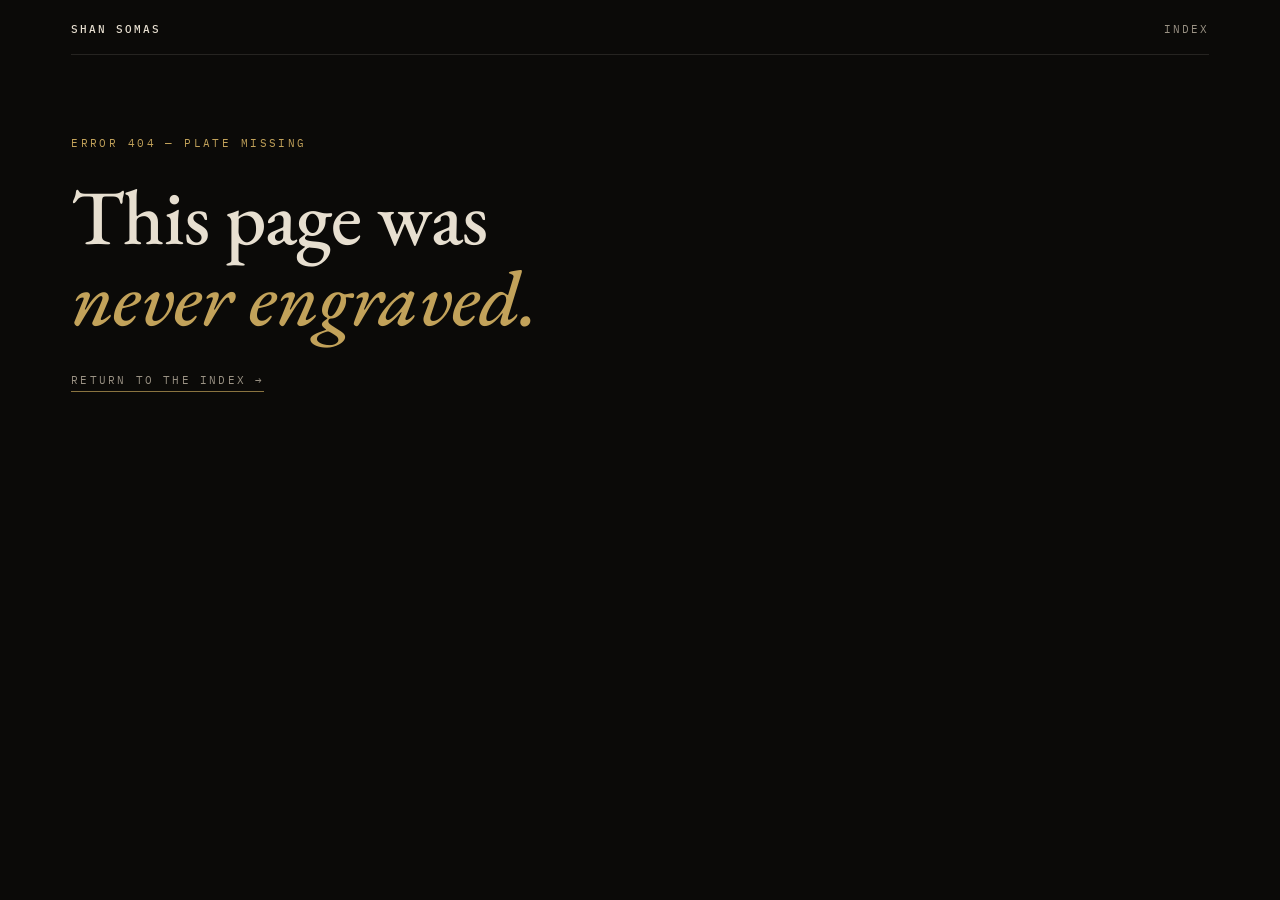
<file: index.html>
<!doctype html><html lang="en"><head><meta charset="utf-8"/><link rel="icon" type="image/png" href="/favicon.png"/><link rel="apple-touch-icon" href="/favicon.png"/><meta name="viewport" content="width=device-width,initial-scale=1"/><meta name="theme-color" content="#0b0a08"/><link rel="preconnect" href="https://fonts.googleapis.com"/><link rel="preconnect" href="https://fonts.gstatic.com" crossorigin/><link href="https://fonts.googleapis.com/css2?family=EB+Garamond:ital,wght@0,400;0,500;0,600;1,400;1,500&family=IBM+Plex+Mono:wght@400;500&display=swap" rel="stylesheet"/><title>Shan Somas — Software Engineer</title><script defer="defer" src="/static/js/main.130ad588.js"></script><link href="/static/css/main.c88a91d6.css" rel="stylesheet"></head><body><noscript>You need to enable JavaScript to run this app.</noscript><div id="root"></div></body></html>
</file>
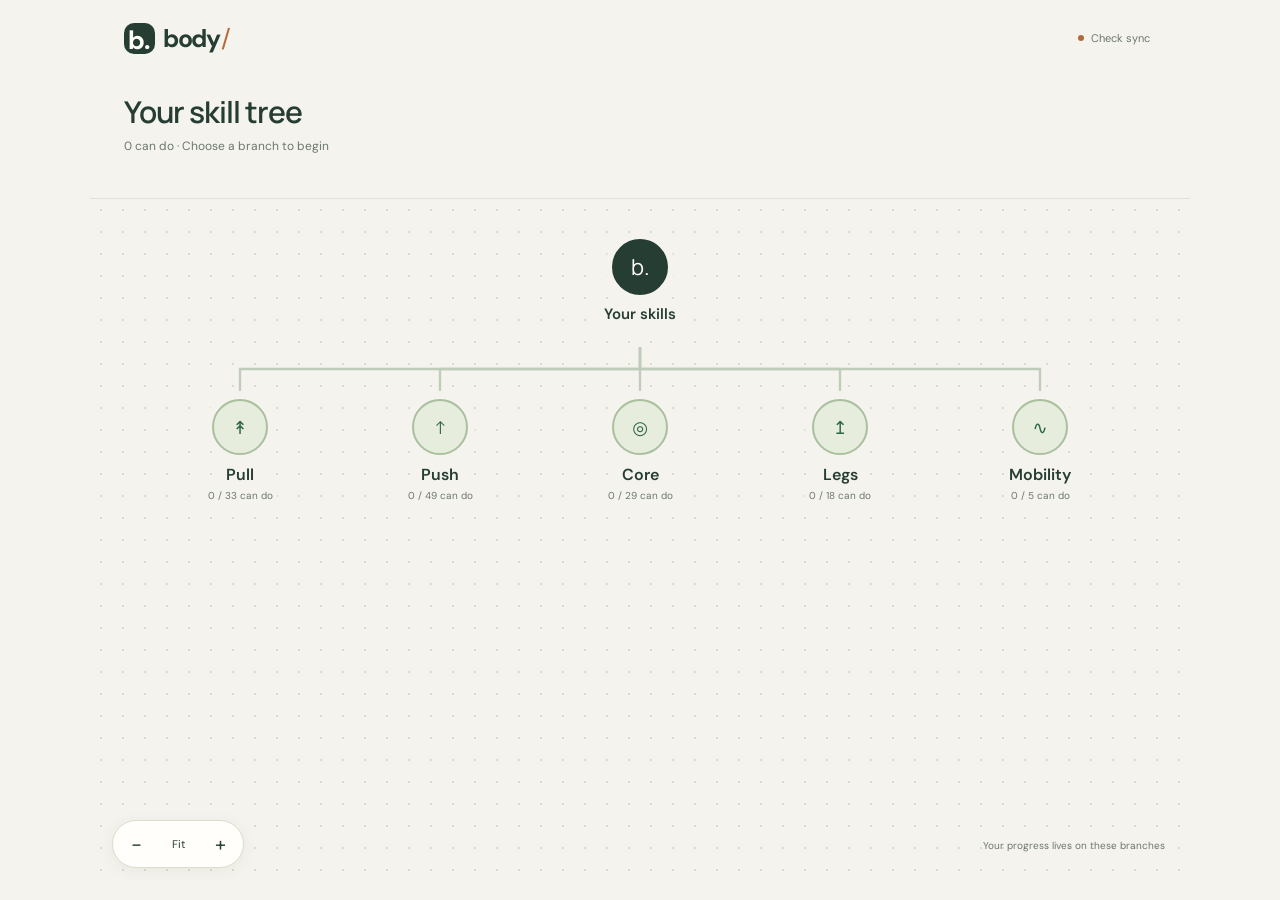
<file: body/index.html>
<!doctype html>
<html lang="en"><head>
<meta charset="utf-8"><meta name="viewport" content="width=device-width,initial-scale=1,viewport-fit=cover"><meta name="theme-color" content="#f5f3ed"><meta name="description" content="A simple calisthenics skill tree. Explore a branch, see the exercise, and mark your progress."><meta name="apple-mobile-web-app-capable" content="yes"><meta name="apple-mobile-web-app-title" content="Body"><title>Body — Skill tree</title>
<link rel="icon" href="./icon.svg" type="image/svg+xml"><link rel="manifest" href="./manifest.json"><link rel="stylesheet" href="./style.css?v=tree4">
<script defer src="./config.js"></script><script defer src="./data.js?v=tree4"></script><script defer src="./media.js?v=tree4"></script><script defer src="./store.js?v=tree4"></script><script defer src="./app.js?v=tree4"></script>
</head><body>
<header class="header"><a class="brand" href="#all" aria-label="Body — all skills"><span>b.</span>body<span class="slash">/</span></a><button id="sync-open" class="save-status" aria-label="Progress and backup settings"><i id="save-dot"></i><span id="save-label">Saved</span></button></header>
<main><div class="context" id="context"></div><section id="tree" class="tree" aria-label="Interactive skill tree" tabindex="0"><div id="world" class="world"></div><div class="map-tools"><button data-map="out" aria-label="Zoom out">−</button><button data-map="fit" aria-label="Show entire tree">Fit</button><button data-map="in" aria-label="Zoom in">+</button></div><div id="map-hint" class="map-hint">Tap a branch to explore</div></section></main>
<dialog id="skill" class="sheet" aria-labelledby="skill-title"></dialog>
<dialog id="image-view" class="image-view" aria-label="Exercise image"><button class="close" data-close aria-label="Close image">×</button><img id="large-image" alt=""><p id="large-caption"></p></dialog>
<dialog id="settings" class="sheet" aria-labelledby="settings-title"><div class="sheet-heading"><h2 id="settings-title">Your progress</h2><button class="close" data-close aria-label="Close settings">×</button></div><p id="sync-message" role="status">Saved on this device.</p><button class="button" id="sync-now">Sync now</button><details><summary>Backup & restore</summary><p>Keep a copy of your progress. Import merges the most recent changes for each skill.</p><div class="row"><button class="button" id="export">Export</button><button class="button" id="import">Import</button></div><input id="import-file" type="file" accept=".json,application/json" hidden><p id="import-result" role="status"></p></details><details><summary>How the tree works</summary><p>Green means <strong>Can do</strong>. Orange means <strong>Working on</strong>. Empty circles are unmarked, not locked.</p><p>Within a skill path, downward lines suggest harder variations. Forks offer alternatives—you do not need both. Marking a skill does not mark earlier skills for you.</p><p>Totals count skills you explicitly marked, not your fitness level. Your data saves locally and syncs directly to your personal JSONBin.</p><p>Routes adapted from the <a href="https://stevenlow.org/overcoming-gravity/" target="_blank" rel="noreferrer">Overcoming Gravity progression families</a>.</p></details><p class="credit">Exercise data by <a href="https://repdb.co" target="_blank" rel="noreferrer">RepDB (repdb.co)</a>. Photo credits are shown with each image.</p></dialog>
<div id="toast" class="toast" role="status" hidden></div><noscript>Please enable JavaScript to use your skill tree.</noscript>
</body></html>
</file>
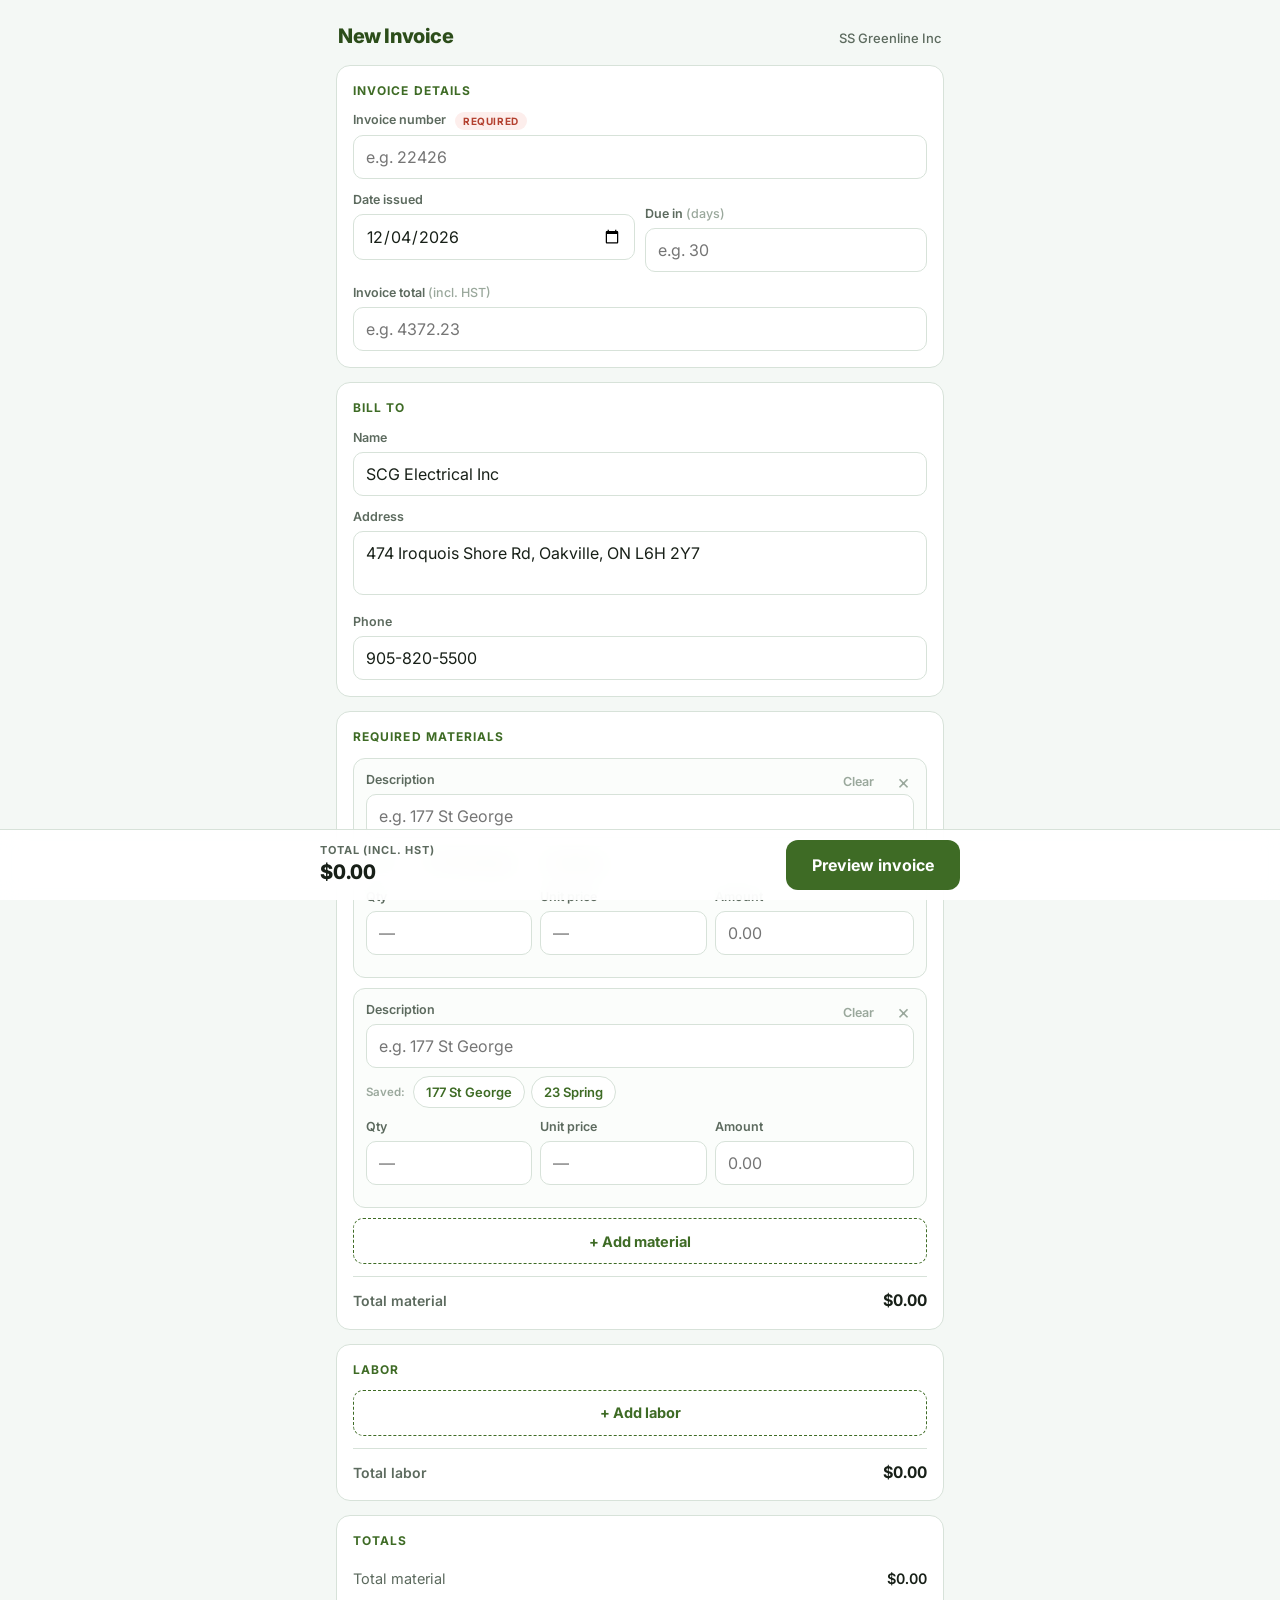
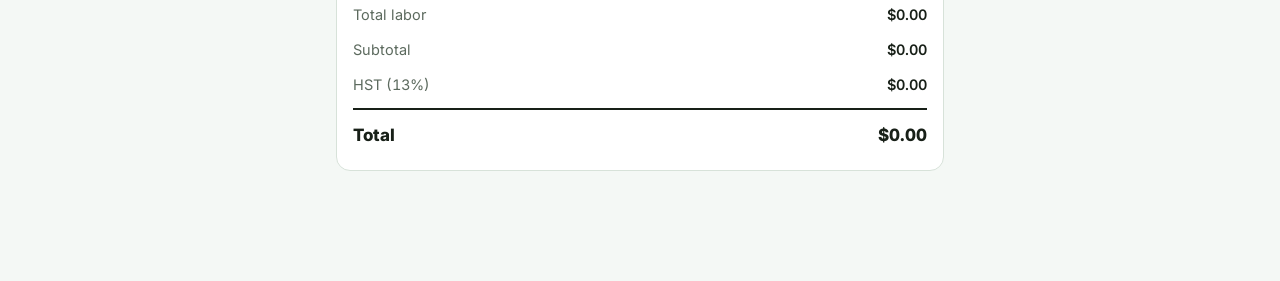
<file: invoice/index.html>
<!doctype html>
<html lang="en">
<head>
<meta charset="utf-8">
<meta name="viewport" content="width=device-width, initial-scale=1, viewport-fit=cover">
<title>SS Greenline — Invoice</title>
<meta name="robots" content="noindex, nofollow">
<meta name="apple-mobile-web-app-title" content="Invoice">
<meta name="theme-color" content="#f4f8f5">
<link rel="icon" type="image/png" href="/favicon.png">
<link rel="preconnect" href="https://fonts.googleapis.com">
<link rel="preconnect" href="https://fonts.gstatic.com" crossorigin>
<link href="https://fonts.googleapis.com/css2?family=Inter:wght@400;500;600;700;800&display=swap" rel="stylesheet">
<style>
	/* ————————————————————————————————
	   SS GREENLINE — INVOICE MAKER
	   mint ground · forest ink · clean sheet
	   ———————————————————————————————— */
	:root{
		--green:#3e6b25;
		--green-deep:#2c4d1a;
		--mint:#e4f2e9;
		--mint-soft:#f4f8f5;
		--ink:#182018;
		--ink-soft:#5c6a5e;
		--line:#d7e2d9;
		--card:#ffffff;
		--danger:#b3402f;
		--radius:14px;
	}
	*{ box-sizing:border-box; }
	html{ -webkit-text-size-adjust:100%; }
	body{
		margin:0;
		font-family:'Inter',-apple-system,BlinkMacSystemFont,'Segoe UI',sans-serif;
		background:var(--mint-soft);
		color:var(--ink);
		line-height:1.45;
	}
	button{ font-family:inherit; }
	input, textarea{
		font-family:inherit;
		font-size:16px; /* prevents iOS zoom-on-focus */
		color:var(--ink);
	}

	/* ————— app shell ————— */
	.app{
		max-width:640px;
		margin:0 auto;
		padding:0 16px calc(96px + env(safe-area-inset-bottom));
	}
	.app-header{
		padding:22px 2px 14px;
		display:flex;
		align-items:baseline;
		justify-content:space-between;
		gap:12px;
	}
	.app-header h1{
		margin:0;
		font-size:20px;
		font-weight:800;
		letter-spacing:-.02em;
		color:var(--green-deep);
	}
	.app-header .sub{
		font-size:13px;
		color:var(--ink-soft);
		font-weight:500;
		white-space:nowrap;
	}

	/* ————— cards & fields ————— */
	.card{
		background:var(--card);
		border:1px solid var(--line);
		border-radius:var(--radius);
		padding:16px;
		margin-bottom:14px;
	}
	.card h2{
		margin:0 0 12px;
		font-size:12px;
		font-weight:700;
		text-transform:uppercase;
		letter-spacing:.09em;
		color:var(--green);
	}
	.field{ margin-bottom:12px; }
	.field:last-child{ margin-bottom:0; }
	.field label{
		display:block;
		font-size:12.5px;
		font-weight:600;
		color:var(--ink-soft);
		margin-bottom:5px;
	}
	.field label .opt{ font-weight:500; color:#9aa89c; }
	.req-pill{
		display:inline-block;
		margin-left:6px;
		padding:2px 8px;
		border-radius:999px;
		background:#fdeeec;
		color:var(--danger);
		font-size:10px;
		font-weight:700;
		text-transform:uppercase;
		letter-spacing:.06em;
		vertical-align:middle;
	}
	input[type="text"], input[type="date"], textarea{
		width:100%;
		padding:11px 12px;
		border:1.5px solid var(--line);
		border-radius:10px;
		background:#fff;
		outline:none;
		appearance:none;
		-webkit-appearance:none;
		min-height:44px;
	}
	input:focus, textarea:focus{
		border-color:var(--green);
		box-shadow:0 0 0 3px rgba(62,107,37,.12);
	}
	textarea{ resize:none; }
	.chip-row{
		display:flex;
		flex-wrap:wrap;
		align-items:center;
		gap:6px;
		margin-top:8px;
	}
	.chip-row .chip-lbl{
		font-size:11.5px;
		font-weight:600;
		color:#9aa89c;
		margin-right:2px;
	}
	.chip{
		border:1.5px solid var(--line);
		border-radius:999px;
		background:#fff;
		color:var(--green);
		font-size:13px;
		font-weight:600;
		padding:6px 12px;
		min-height:32px;
		cursor:pointer;
	}
	.chip:active{ background:var(--mint); }
	.chip.selected{
		background:var(--mint);
		border-color:var(--green);
		color:var(--green-deep);
	}
	.row-2{ display:grid; grid-template-columns:1fr 1fr; gap:10px; align-items:end; }
	.invalid{ border-color:var(--danger) !important; box-shadow:0 0 0 3px rgba(179,64,47,.12) !important; }
	.err-msg{
		display:none;
		font-size:12.5px;
		color:var(--danger);
		font-weight:600;
		margin-top:5px;
	}
	.err-msg.show{ display:block; }
	.hint{
		display:none;
		font-size:12.5px;
		font-weight:500;
		color:var(--ink-soft);
		margin-top:5px;
	}
	.hint.show{ display:block; }

	/* ————— line-item rows ————— */
	.item-row{
		border:1px solid var(--line);
		border-radius:12px;
		padding:12px;
		margin-bottom:10px;
		background:#fbfdfb;
		position:relative;
	}
	.item-row .field{ margin-bottom:10px; }
	.item-grid-3{
		display:grid;
		grid-template-columns:1fr 1fr 1.2fr;
		gap:8px;
		align-items:end;
	}
	.item-grid-2{
		display:grid;
		grid-template-columns:1fr 1.2fr;
		gap:8px;
		align-items:end;
	}
	.item-row .remove{
		position:absolute;
		top:8px;
		right:8px;
		width:30px;
		height:30px;
		border:none;
		border-radius:8px;
		background:transparent;
		color:#9aa89c;
		font-size:20px;
		line-height:1;
		cursor:pointer;
		display:flex;
		align-items:center;
		justify-content:center;
	}
	.item-row .remove:active{ background:#fdeeec; color:var(--danger); }
	.item-row .clear-row{
		position:absolute;
		top:8px;
		right:42px;
		height:30px;
		padding:0 10px;
		border:none;
		border-radius:8px;
		background:transparent;
		color:#9aa89c;
		font-size:12.5px;
		font-weight:600;
		cursor:pointer;
	}
	.item-row .clear-row:active{ background:var(--mint); color:var(--green-deep); }
	.add-btn{
		width:100%;
		padding:12px;
		border:1.5px dashed var(--green);
		border-radius:10px;
		background:transparent;
		color:var(--green);
		font-size:14.5px;
		font-weight:700;
		cursor:pointer;
		min-height:46px;
	}
	.add-btn:active{ background:var(--mint); }
	.section-total{
		display:flex;
		justify-content:space-between;
		align-items:baseline;
		margin-top:12px;
		padding-top:12px;
		border-top:1px solid var(--line);
		font-size:14px;
		font-weight:600;
		color:var(--ink-soft);
	}
	.section-total b{ font-size:16px; color:var(--ink); font-variant-numeric:tabular-nums; }

	/* ————— totals card ————— */
	.totals-card .trow{
		display:flex;
		justify-content:space-between;
		padding:7px 0;
		font-size:14.5px;
		color:var(--ink-soft);
		font-variant-numeric:tabular-nums;
	}
	.totals-card .trow span:last-child{ font-weight:600; color:var(--ink); }
	.totals-card .trow.grand{
		margin-top:6px;
		padding-top:13px;
		border-top:2px solid var(--ink);
		font-size:17px;
		font-weight:800;
		color:var(--ink);
	}
	.totals-card .trow.grand span:last-child{ font-weight:800; }
	.target-note{
		display:none;
		font-size:12.5px;
		font-weight:600;
		text-align:right;
		margin-top:8px;
	}
	.target-note.ok{ display:block; color:var(--green); }
	.target-note.off{ display:block; color:#a06a1f; }

	/* ————— split confirmation dialog ————— */
	.modal-backdrop{
		display:none;
		position:fixed;
		inset:0;
		z-index:200;
		background:rgba(24,32,24,.45);
		padding:16px;
		align-items:center;
		justify-content:center;
	}
	.modal-backdrop.open{ display:flex; }
	.modal{
		background:#fff;
		border-radius:16px;
		padding:20px;
		width:100%;
		max-width:420px;
		box-shadow:0 10px 40px rgba(0,0,0,.25);
	}
	.modal h3{ margin:0 0 6px; font-size:17px; font-weight:800; }
	.modal-sub{ margin:0 0 12px; font-size:13.5px; color:var(--ink-soft); }
	.split-list{
		border:1px solid var(--line);
		border-radius:10px;
		overflow:hidden;
		margin-bottom:16px;
	}
	.srow{
		display:flex;
		justify-content:space-between;
		padding:9px 12px;
		font-size:14px;
		border-top:1px solid var(--line);
		font-variant-numeric:tabular-nums;
	}
	.srow:first-child{ border-top:none; }
	.srow .sname{
		color:var(--ink-soft);
		overflow:hidden;
		text-overflow:ellipsis;
		white-space:nowrap;
		margin-right:10px;
	}
	.srow .samt{ font-weight:700; }
	.modal-btns{ display:flex; gap:10px; }
	.modal-btns .primary-btn{ flex:1; }

	/* ————— loaders ————— */
	.boot-loader{
		position:fixed;
		inset:0;
		z-index:300;
		background:var(--mint-soft);
		display:flex;
		flex-direction:column;
		align-items:center;
		justify-content:center;
		gap:14px;
		transition:opacity .25s ease;
	}
	.boot-loader.hide{ opacity:0; pointer-events:none; }
	.spinner{
		width:30px;
		height:30px;
		border-radius:50%;
		border:3px solid var(--line);
		border-top-color:var(--green);
		animation:spin .8s linear infinite;
	}
	@keyframes spin{ to{ transform:rotate(360deg); } }
	.boot-text{
		font-size:13px;
		font-weight:600;
		color:var(--ink-soft);
		letter-spacing:.02em;
	}
	.btn-spinner{
		display:inline-block;
		width:16px;
		height:16px;
		border-radius:50%;
		border:2.5px solid rgba(255,255,255,.35);
		border-top-color:#fff;
		animation:spin .8s linear infinite;
		vertical-align:-3px;
		margin-right:8px;
	}
	.primary-btn:disabled{ opacity:.75; }
	@media print{ .boot-loader{ display:none !important; } }

	/* ————— sticky action bar ————— */
	.action-bar{
		position:fixed;
		left:0; right:0; bottom:0;
		background:rgba(255,255,255,.92);
		backdrop-filter:blur(12px);
		-webkit-backdrop-filter:blur(12px);
		border-top:1px solid var(--line);
		padding:10px 16px calc(10px + env(safe-area-inset-bottom));
		z-index:50;
	}
	.action-bar-inner{
		max-width:640px;
		margin:0 auto;
		display:flex;
		align-items:center;
		gap:14px;
	}
	.action-bar .live-total{ flex:1; min-width:0; }
	.action-bar .live-total .lbl{
		font-size:11px;
		font-weight:700;
		text-transform:uppercase;
		letter-spacing:.08em;
		color:var(--ink-soft);
	}
	.action-bar .live-total .amt{
		font-size:20px;
		font-weight:800;
		font-variant-numeric:tabular-nums;
		letter-spacing:-.01em;
	}
	.primary-btn{
		border:none;
		border-radius:12px;
		background:var(--green);
		color:#fff;
		font-size:16px;
		font-weight:700;
		padding:14px 26px;
		cursor:pointer;
		min-height:50px;
	}
	.primary-btn:active{ background:var(--green-deep); }
	.ghost-btn{
		border:1.5px solid var(--line);
		border-radius:12px;
		background:#fff;
		color:var(--ink);
		font-size:16px;
		font-weight:600;
		padding:14px 20px;
		cursor:pointer;
		min-height:50px;
	}

	/* ————— preview overlay ————— */
	.overlay{
		display:none;
		position:fixed;
		inset:0;
		z-index:100;
		background:#6a756c;
		overflow-y:auto;
		-webkit-overflow-scrolling:touch;
	}
	.overlay.open{ display:block; }
	.sheet-wrap{
		padding:16px 12px calc(100px + env(safe-area-inset-bottom));
	}
	.sheet-scale{ transform-origin:top left; }

	/* ————— THE INVOICE SHEET ————— */
	.sheet{
		width:780px;
		min-height:1010px; /* letter aspect at 780px wide — page size stays constant */
		background:#fff;
		color:#1c231d;
		padding:44px 48px 56px;
		box-shadow:0 6px 30px rgba(0,0,0,.28);
		font-size:13.5px;
	}
	.s-head{
		display:flex;
		background:var(--mint);
		border-radius:6px;
		overflow:hidden;
	}
	.s-head .brand{
		flex:1.1;
		padding:30px 26px;
		display:flex;
		align-items:center;
	}
	.s-head .brand h1{
		margin:0;
		font-size:31px;
		font-weight:800;
		letter-spacing:-.015em;
		color:var(--green);
	}
	.s-head .contact{
		flex:1;
		padding:22px 26px;
		border-left:2px solid #fff;
		display:grid;
		grid-template-columns:1fr 1fr;
		gap:10px 18px;
		align-content:center;
		font-size:11.5px;
		line-height:1.5;
	}
	.s-head .contact .lbl{
		font-weight:700;
		color:var(--green-deep);
		text-transform:uppercase;
		font-size:9.5px;
		letter-spacing:.07em;
	}
	.s-meta{
		display:flex;
		gap:36px;
		margin:26px 2px 6px;
	}
	.s-meta .col{ flex:1; }
	.s-meta h3{
		margin:0 0 10px;
		font-size:11px;
		font-weight:800;
		letter-spacing:.1em;
		text-transform:uppercase;
		color:var(--green);
	}
	.s-meta .kv{
		display:flex;
		gap:8px;
		padding:5.5px 0;
		border-bottom:1px solid #e8eee9;
		font-size:12.5px;
	}
	.s-meta .kv .k{ color:#6c786e; min-width:112px; }
	.s-meta .kv .v{ font-weight:600; }
	.s-section-title{
		text-align:center;
		font-size:13px;
		font-weight:800;
		letter-spacing:.12em;
		text-transform:uppercase;
		color:#2b3529;
		margin:30px 0 10px;
	}
	table.s-table{
		width:100%;
		border-collapse:collapse;
		font-size:12.5px;
	}
	.s-table th{
		background:var(--mint);
		color:#2b3529;
		font-weight:700;
		text-align:left;
		padding:8px 10px;
		border:1px solid #cfdfd3;
		font-size:11.5px;
	}
	.s-table td{
		padding:8px 10px;
		border:1px solid #dfe8e1;
		vertical-align:top;
	}
	.s-table tr:nth-child(even) td{ background:#f7faf7; }
	.s-table .num{ text-align:right; font-variant-numeric:tabular-nums; white-space:nowrap; }
	.s-table tfoot td{
		background:var(--mint) !important;
		font-weight:700;
		border:1px solid #cfdfd3;
	}
	.s-table tfoot .flbl{ text-align:right; }
	.s-totals{
		display:flex;
		justify-content:flex-end;
		margin-top:26px;
	}
	.s-totals .box{ width:300px; font-size:13px; }
	.s-totals .trow{
		display:flex;
		justify-content:space-between;
		padding:6px 12px;
		font-variant-numeric:tabular-nums;
	}
	.s-totals .trow .k{ color:#5b675d; }
	.s-totals .trow .v{ font-weight:600; }
	.s-totals .trow.hst{
		border-top:1px solid #cfdfd3;
		margin-top:4px;
		padding-top:9px;
	}
	.s-totals .trow.grand{
		margin-top:8px;
		background:#3a453b;
		color:#fff;
		border-radius:4px;
		padding:10px 12px;
		font-size:15px;
		font-weight:800;
	}
	.s-totals .trow.grand .k, .s-totals .trow.grand .v{ color:#fff; font-weight:800; }
	.s-footer{
		margin-top:34px;
		padding-top:14px;
		border-top:1px solid #e0e8e1;
		font-size:12px;
		color:#5b675d;
	}

	/* ————— preview action bar ————— */
	.preview-bar{
		position:fixed;
		left:0; right:0; bottom:0;
		z-index:110;
		background:rgba(24,32,24,.9);
		backdrop-filter:blur(12px);
		-webkit-backdrop-filter:blur(12px);
		padding:10px 16px calc(10px + env(safe-area-inset-bottom));
		display:none;
	}
	.overlay.open ~ .preview-bar{ display:block; }
	.preview-bar-inner{
		max-width:640px;
		margin:0 auto;
		display:flex;
		gap:10px;
	}
	.preview-bar .ghost-btn{
		background:transparent;
		color:#fff;
		border-color:rgba(255,255,255,.4);
	}
	.preview-bar .primary-btn{ flex:1; }

	/* ————— PRINT ————— */
	@page{ size:letter; margin:0.45in; }
	@media print{
		body{ background:#fff; }
		.app, .action-bar, .preview-bar{ display:none !important; }
		.overlay{
			display:block !important;
			position:static;
			background:#fff;
			overflow:visible;
		}
		.sheet-wrap{ padding:0; }
		.sheet-scale{ transform:none !important; height:auto !important; }
		.sheet{
			width:100%;
			min-height:0;
			padding:0;
			box-shadow:none;
		}
		.s-head, .s-table th, .s-table tfoot td, .s-totals .trow.grand{
			-webkit-print-color-adjust:exact;
			print-color-adjust:exact;
		}
		/* compress vertical rhythm so the padded sheet always fits one page */
		.s-head .brand{ padding:20px 26px; }
		.s-head .contact{ padding:16px 26px; }
		.s-meta{ margin:18px 2px 4px; }
		.s-section-title{ margin:18px 0 8px; }
		.s-table th, .s-table td{ padding:7px 10px; }
		.s-totals{ margin-top:16px; }
		.s-footer{ margin-top:18px; padding-top:10px; }
		.s-table{ page-break-inside:avoid; }
	}
</style>
</head>
<body>

<div class="boot-loader" id="bootLoader">
	<div class="spinner"></div>
	<div class="boot-text">Loading your last invoice&hellip;</div>
</div>

<div class="app" id="app">
	<header class="app-header">
		<h1>New Invoice</h1>
		<span class="sub">SS Greenline Inc</span>
	</header>

	<section class="card">
		<h2>Invoice details</h2>
		<div class="field">
			<label for="invNum">Invoice number <span class="req-pill">Required</span></label>
			<input type="text" id="invNum" inputmode="numeric" autocomplete="off" placeholder="e.g. 22426">
			<div class="err-msg" id="invNumErr">Invoice number is required</div>
		</div>
		<div class="row-2">
			<div class="field">
				<label for="dateIssued">Date issued</label>
				<input type="date" id="dateIssued">
			</div>
			<div class="field">
				<label for="dueDays">Due in <span class="opt">(days)</span></label>
				<input type="text" id="dueDays" inputmode="numeric" autocomplete="off" placeholder="e.g. 30">
			</div>
		</div>
		<div class="field" style="margin-top:12px;">
			<label for="targetTotal">Invoice total <span class="opt">(incl. HST)</span></label>
			<input type="text" id="targetTotal" inputmode="decimal" autocomplete="off" placeholder="e.g. 4372.23">
			<div class="hint" id="targetHint"></div>
		</div>
	</section>

	<section class="card">
		<h2>Bill to</h2>
		<div class="field">
			<label for="btName">Name</label>
			<input type="text" id="btName" autocomplete="off" value="SCG Electrical Inc">
		</div>
		<div class="field">
			<label for="btAddr">Address</label>
			<textarea id="btAddr" rows="2">474 Iroquois Shore Rd, Oakville, ON L6H 2Y7</textarea>
		</div>
		<div class="field">
			<label for="btPhone">Phone</label>
			<input type="text" id="btPhone" inputmode="tel" autocomplete="off" value="905-820-5500">
		</div>
	</section>

	<section class="card">
		<h2>Required materials</h2>
		<div id="matRows"></div>
		<button type="button" class="add-btn" id="addMat">+ Add material</button>
		<div class="section-total"><span>Total material</span><b id="matTotal">$0.00</b></div>
	</section>

	<section class="card">
		<h2>Labor</h2>
		<div id="labRows"></div>
		<button type="button" class="add-btn" id="addLab">+ Add labor</button>
		<div class="section-total"><span>Total labor</span><b id="labTotal">$0.00</b></div>
	</section>

	<section class="card totals-card">
		<h2>Totals</h2>
		<div class="trow"><span>Total material</span><span id="sumMat">$0.00</span></div>
		<div class="trow"><span>Total labor</span><span id="sumLab">$0.00</span></div>
		<div class="trow"><span>Subtotal</span><span id="sumSub">$0.00</span></div>
		<div class="trow"><span>HST (13%)</span><span id="sumHst">$0.00</span></div>
		<div class="trow grand"><span>Total</span><span id="sumTotal">$0.00</span></div>
		<div class="target-note" id="targetNote"></div>
	</section>
</div>

<div class="modal-backdrop" id="splitModal">
	<div class="modal">
		<h3 id="splitTitle"></h3>
		<p class="modal-sub">The before-HST amount will be divided across your items like this:</p>
		<div class="split-list" id="splitList"></div>
		<div class="modal-btns">
			<button type="button" class="ghost-btn" id="splitNo">No, keep</button>
			<button type="button" class="primary-btn" id="splitYes">Yes, split</button>
		</div>
	</div>
</div>

<div class="action-bar">
	<div class="action-bar-inner">
		<div class="live-total">
			<div class="lbl">Total (incl. HST)</div>
			<div class="amt" id="barTotal">$0.00</div>
		</div>
		<button type="button" class="primary-btn" id="previewBtn">Preview&nbsp;invoice</button>
	</div>
</div>

<!-- ————— PREVIEW / PRINT SHEET ————— -->
<div class="overlay" id="overlay">
	<div class="sheet-wrap">
		<div class="sheet-scale" id="sheetScale">
			<div class="sheet" id="sheet">
				<div class="s-head">
					<div class="brand"><h1>SS GREENLINE INC</h1></div>
					<div class="contact">
						<div><div class="lbl">Phone</div>416-824-9667</div>
						<div><div class="lbl">Address</div>25 Coakwell Dr,<br>Markham ON L6B 0L7</div>
						<div><div class="lbl">Email</div>y.somas@gmail.com</div>
						<div><div class="lbl">HST #</div>812293124 RT 0001</div>
					</div>
				</div>

				<div class="s-meta">
					<div class="col">
						<h3>Invoice</h3>
						<div class="kv"><span class="k">Invoice number</span><span class="v" id="sInvNum"></span></div>
						<div class="kv"><span class="k">Date issued</span><span class="v" id="sDate"></span></div>
						<div class="kv"><span class="k">Due date</span><span class="v" id="sDue"></span></div>
					</div>
					<div class="col">
						<h3>Bill to</h3>
						<div class="kv"><span class="k">Name</span><span class="v" id="sBtName"></span></div>
						<div class="kv"><span class="k">Address</span><span class="v" id="sBtAddr"></span></div>
						<div class="kv"><span class="k">Phone</span><span class="v" id="sBtPhone"></span></div>
					</div>
				</div>

				<div id="sMatSection">
					<div class="s-section-title">Required Materials</div>
					<table class="s-table">
						<colgroup><col style="width:12%"><col style="width:53%"><col style="width:16%"><col style="width:19%"></colgroup>
						<thead><tr><th>Quantity</th><th>Description</th><th class="num" style="text-align:right">Unit Price</th><th class="num" style="text-align:right">Amount</th></tr></thead>
						<tbody id="sMatBody"></tbody>
						<tfoot><tr><td colspan="3" class="flbl">Total Material</td><td class="num" id="sMatTotal"></td></tr></tfoot>
					</table>
				</div>

				<div id="sLabSection">
					<div class="s-section-title">Labor</div>
					<table class="s-table">
						<colgroup><col style="width:24%"><col style="width:57%"><col style="width:19%"></colgroup>
						<thead><tr><th>Date</th><th>Description</th><th class="num" style="text-align:right">Amount</th></tr></thead>
						<tbody id="sLabBody"></tbody>
						<tfoot><tr><td colspan="2" class="flbl">Total Labor</td><td class="num" id="sLabTotal"></td></tr></tfoot>
					</table>
				</div>

				<div class="s-totals">
					<div class="box">
						<div class="trow"><span class="k">Subtotal</span><span class="v" id="sSub"></span></div>
						<div class="trow hst"><span class="k">HST (13%)</span><span class="v" id="sHst"></span></div>
						<div class="trow grand"><span class="k">TOTAL</span><span class="v" id="sTotal"></span></div>
					</div>
				</div>

				<div class="s-footer" id="sTerms"></div>
			</div>
		</div>
	</div>
</div>

<div class="preview-bar">
	<div class="preview-bar-inner">
		<button type="button" class="ghost-btn" id="editBtn">&larr; Edit</button>
		<button type="button" class="primary-btn" id="printBtn">Print / Save PDF</button>
	</div>
</div>

<template id="matRowTpl">
	<div class="item-row" data-kind="mat">
		<button type="button" class="clear-row">Clear</button>
		<button type="button" class="remove" aria-label="Remove row">&times;</button>
		<div class="field">
			<label>Description</label>
			<input type="text" class="f-desc" autocomplete="off" placeholder="e.g. 177 St George">
			<div class="chip-row"><span class="chip-lbl">Saved:</span></div>
		</div>
		<div class="item-grid-3">
			<div class="field">
				<label>Qty</label>
				<input type="text" class="f-qty" inputmode="decimal" autocomplete="off" placeholder="—">
			</div>
			<div class="field">
				<label>Unit price</label>
				<input type="text" class="f-price" inputmode="decimal" autocomplete="off" placeholder="—">
			</div>
			<div class="field">
				<label>Amount</label>
				<input type="text" class="f-amt" inputmode="decimal" autocomplete="off" placeholder="0.00">
			</div>
		</div>
	</div>
</template>

<template id="labRowTpl">
	<div class="item-row" data-kind="lab">
		<button type="button" class="clear-row">Clear</button>
		<button type="button" class="remove" aria-label="Remove row">&times;</button>
		<div class="field">
			<label>Description</label>
			<input type="text" class="f-desc" autocomplete="off" placeholder="e.g. Electrical rough-in">
		</div>
		<div class="item-grid-2">
			<div class="field">
				<label>Date(s)</label>
				<input type="text" class="f-date" autocomplete="off" placeholder="e.g. Aug 4 – Aug 8">
			</div>
			<div class="field">
				<label>Amount</label>
				<input type="text" class="f-amt" inputmode="decimal" autocomplete="off" placeholder="0.00">
			</div>
		</div>
	</div>
</template>

<script>
(function(){
	"use strict";

	var $ = function(id){ return document.getElementById(id); };
	var fmt = new Intl.NumberFormat("en-CA", { minimumFractionDigits:2, maximumFractionDigits:2 });
	var money = function(n){ return "$" + fmt.format(n); };

	function parseNum(v){
		if (v == null) return NaN;
		var s = String(v).replace(/[$,\s]/g, "");
		if (s === "") return NaN;
		var n = Number(s);
		return isFinite(n) ? n : NaN;
	}

	/* ————— default date = today ————— */
	var today = new Date();
	var pad = function(n){ return (n < 10 ? "0" : "") + n; };
	$("dateIssued").value = today.getFullYear() + "-" + pad(today.getMonth()+1) + "-" + pad(today.getDate());

	function longDate(iso){
		if (!iso) return "";
		var p = iso.split("-");
		var d = new Date(Number(p[0]), Number(p[1])-1, Number(p[2]));
		return d.toLocaleDateString("en-CA", { year:"numeric", month:"long", day:"numeric" });
	}

	/* ————— rows ————— */
	var SAVED_ADDRESSES = ["177 St George", "23 Spring"];
	function addRow(kind){
		var tpl = $(kind === "mat" ? "matRowTpl" : "labRowTpl");
		var node = tpl.content.firstElementChild.cloneNode(true);
		var chipRow = node.querySelector(".chip-row");
		if (chipRow){
			SAVED_ADDRESSES.forEach(function(a){
				var chip = document.createElement("button");
				chip.type = "button";
				chip.className = "chip";
				chip.textContent = a;
				chipRow.appendChild(chip);
			});
		}
		$(kind === "mat" ? "matRows" : "labRows").appendChild(node);
		return node;
	}
	addRow("mat");
	addRow("mat");

	function syncChips(row){
		var desc = row.querySelector(".f-desc");
		row.querySelectorAll(".chip").forEach(function(c){
			c.classList.toggle("selected", c.textContent === desc.value.trim());
		});
	}

	/* tapping a saved-address chip fills the description */
	document.addEventListener("click", function(e){
		var chip = e.target.closest(".chip");
		if (!chip) return;
		var row = chip.closest(".item-row");
		row.querySelector(".f-desc").value = chip.textContent;
		syncChips(row);
		recalc();
	});

	$("addMat").addEventListener("click", function(){
		var row = addRow("mat");
		if (!maybeOfferSplit(row)) row.querySelector(".f-desc").focus();
	});
	$("addLab").addEventListener("click", function(){
		var row = addRow("lab");
		if (!maybeOfferSplit(row)) row.querySelector(".f-desc").focus();
	});

	/* ————— target total & even split ————— */
	function poolCents(){
		var t = parseNum($("targetTotal").value);
		if (isNaN(t) || t <= 0) return null;
		return Math.round(t / 1.13 * 100);
	}
	function allRows(){
		return Array.prototype.slice.call(document.querySelectorAll(".item-row"));
	}
	function rowLabel(row, idx){
		var desc = row.querySelector(".f-desc").value.trim();
		if (desc) return desc;
		return (row.dataset.kind === "mat" ? "Material" : "Labor") + " item " + (idx + 1);
	}
	function splitCents(pool, n){
		var base = Math.floor(pool / n);
		var rem = pool - base * n;
		var out = [];
		for (var i = 0; i < n; i++) out.push(base + (i >= n - rem ? 1 : 0));
		return out;
	}
	function setAmount(row, cents){
		var amt = row.querySelector(".f-amt");
		amt.value = (cents / 100).toFixed(2);
		amt.dataset.auto = "1";
	}

	var pendingSplit = null;
	function showSplitDialog(parts){
		var pool = poolCents();
		var amounts = splitCents(pool, parts.length);
		pendingSplit = { parts: parts, amounts: amounts };
		$("splitTitle").textContent = "Split " + money(pool / 100) + " evenly?";
		$("splitList").innerHTML = parts.map(function(r, i){
			return "<div class='srow'><span class='sname'>" + esc(rowLabel(r, i)) +
				"</span><span class='samt'>" + money(amounts[i] / 100) + "</span></div>";
		}).join("");
		$("splitModal").classList.add("open");
	}
	function maybeOfferSplit(newRow){
		var pool = poolCents();
		if (pool == null) return false;
		var parts = allRows().filter(function(r){ return r === newRow || rowFilled(r); });
		if (parts.length < 2){
			setAmount(newRow, pool);
			recalc();
			return false;
		}
		showSplitDialog(parts);
		return true;
	}
	function offerResplit(){
		var pool = poolCents();
		if (pool == null) return;
		var parts = allRows().filter(rowFilled);
		if (!parts.length) return;
		showSplitDialog(parts);
	}
	$("splitYes").addEventListener("click", function(){
		if (pendingSplit){
			pendingSplit.parts.forEach(function(r, i){ setAmount(r, pendingSplit.amounts[i]); });
			pendingSplit = null;
		}
		$("splitModal").classList.remove("open");
		recalc();
	});
	$("splitNo").addEventListener("click", function(){
		pendingSplit = null;
		$("splitModal").classList.remove("open");
	});

	function refreshTarget(){
		var pool = poolCents();
		var hint = $("targetHint");
		if (pool != null){
			hint.textContent = "= " + money(pool / 100) + " before HST — items will split from this";
			hint.classList.add("show");
			var rows = allRows();
			var manual = rows.filter(function(r){
				var a = r.querySelector(".f-amt");
				return a.value.trim() !== "" && a.dataset.auto !== "1";
			});
			if (rows.length && !manual.length){
				var amounts = splitCents(pool, rows.length);
				rows.forEach(function(r, i){ setAmount(r, amounts[i]); });
			}
		} else {
			hint.classList.remove("show");
		}
	}
	$("targetTotal").addEventListener("input", refreshTarget);

	/* leaving the target field with mismatched amounts already entered offers a re-split */
	$("targetTotal").addEventListener("change", function(){
		var pool = poolCents();
		if (pool == null) return;
		var parts = allRows().filter(rowFilled);
		if (!parts.length) return;
		var amounts = splitCents(pool, parts.length);
		var matches = parts.every(function(r, i){
			var v = parseNum(r.querySelector(".f-amt").value);
			return !isNaN(v) && Math.round(v * 100) === amounts[i];
		});
		if (!matches) showSplitDialog(parts);
	});

	document.addEventListener("click", function(e){
		var clearBtn = e.target.closest(".clear-row");
		if (clearBtn){
			var row = clearBtn.closest(".item-row");
			var hadContent = rowFilled(row);
			row.querySelectorAll("input").forEach(function(i){ i.value = ""; });
			syncChips(row);
			recalc();
			if (hadContent) offerResplit();
			return;
		}
		var btn = e.target.closest(".remove");
		if (!btn) return;
		var removed = btn.closest(".item-row");
		var wasFilled = rowFilled(removed);
		removed.remove();
		recalc();
		if (wasFilled) offerResplit();
	});

	/* qty × unit price auto-fills amount */
	document.addEventListener("input", function(e){
		var row = e.target.closest(".item-row");
		if (row && row.dataset.kind === "mat" &&
			(e.target.classList.contains("f-qty") || e.target.classList.contains("f-price"))){
			var qRaw = row.querySelector(".f-qty").value.trim();
			var q = parseNum(qRaw);
			var p = parseNum(row.querySelector(".f-price").value);
			if (!isNaN(p) && (qRaw === "" || !isNaN(q))){
				var mult = qRaw === "" ? 1 : q;
				row.querySelector(".f-amt").value = (Math.round(mult * p * 100) / 100).toFixed(2);
			}
		}
		if (row && e.target.classList.contains("f-desc")) syncChips(row);
		if (e.target.classList.contains("f-amt")) delete e.target.dataset.auto;
		if (e.target.id === "invNum" && e.target.value.trim() !== ""){
			e.target.classList.remove("invalid");
			$("invNumErr").classList.remove("show");
		}
		recalc();
	});

	/* ————— totals ————— */
	function rowsOf(kind){
		return Array.prototype.slice.call(document.querySelectorAll('.item-row[data-kind="' + kind + '"]'));
	}
	function rowFilled(row){
		return Array.prototype.some.call(row.querySelectorAll("input"), function(i){
			return i.value.trim() !== "";
		});
	}
	function sumRows(kind){
		return rowsOf(kind).reduce(function(acc, row){
			var n = parseNum(row.querySelector(".f-amt").value);
			return acc + (isNaN(n) ? 0 : n);
		}, 0);
	}
	function recalc(){
		var mat = sumRows("mat");
		var lab = sumRows("lab");
		var sub = Math.round((mat + lab) * 100) / 100;
		var hst = Math.round(sub * 13) / 100;
		var total = Math.round((sub + hst) * 100) / 100;
		$("matTotal").textContent = money(mat);
		$("labTotal").textContent = money(lab);
		$("sumMat").textContent = money(mat);
		$("sumLab").textContent = money(lab);
		$("sumSub").textContent = money(sub);
		$("sumHst").textContent = money(hst);
		$("sumTotal").textContent = money(total);
		$("barTotal").textContent = money(total);
		var note = $("targetNote");
		var tv = parseNum($("targetTotal").value);
		if (!isNaN(tv) && tv > 0){
			if (Math.abs(total - tv) <= 0.011){
				note.textContent = "Matches invoice total of " + money(tv) + " ✓";
				note.className = "target-note ok";
			} else {
				note.textContent = "Off from invoice total " + money(tv) + " by " + money(Math.abs(total - tv));
				note.className = "target-note off";
			}
		} else {
			note.className = "target-note";
		}
		return { mat:mat, lab:lab, sub:sub, hst:hst, total:total };
	}
	recalc();

	/* ————— sheet rendering ————— */
	function esc(s){
		return String(s).replace(/[&<>"]/g, function(c){
			return { "&":"&amp;", "<":"&lt;", ">":"&gt;", '"':"&quot;" }[c];
		});
	}
	function renderSheet(){
		var t = recalc();

		$("sInvNum").textContent = $("invNum").value.trim();
		$("sDate").textContent = longDate($("dateIssued").value);

		var days = parseNum($("dueDays").value);
		if (!isNaN(days) && days > 0 && $("dateIssued").value){
			var p = $("dateIssued").value.split("-");
			var d = new Date(Number(p[0]), Number(p[1])-1, Number(p[2]));
			d.setDate(d.getDate() + days);
			$("sDue").textContent = d.toLocaleDateString("en-CA", { year:"numeric", month:"long", day:"numeric" });
			$("sTerms").textContent = "Payment is due within " + days + " day" + (days === 1 ? "" : "s") + ".";
		} else {
			$("sDue").textContent = "—";
			$("sTerms").textContent = "";
		}

		$("sBtName").textContent = $("btName").value.trim();
		$("sBtAddr").textContent = $("btAddr").value.trim();
		$("sBtPhone").textContent = $("btPhone").value.trim();

		var MAT_MIN = 5, LAB_MIN = 3;

		var matRows = rowsOf("mat").filter(rowFilled);
		var matHtml = matRows.map(function(row){
			var q = row.querySelector(".f-qty").value.trim();
			var pr = parseNum(row.querySelector(".f-price").value);
			var am = parseNum(row.querySelector(".f-amt").value);
			return "<tr><td>" + esc(q) + "</td><td>" + esc(row.querySelector(".f-desc").value.trim()) +
				"</td><td class='num'>" + (isNaN(pr) ? "" : money(pr)) +
				"</td><td class='num'>" + (isNaN(am) ? "" : money(am)) + "</td></tr>";
		}).join("");
		for (var mi = matRows.length; mi < MAT_MIN; mi++){
			matHtml += "<tr><td>&nbsp;</td><td></td><td></td><td></td></tr>";
		}
		$("sMatBody").innerHTML = matHtml;
		$("sMatTotal").textContent = money(t.mat);

		var labRows = rowsOf("lab").filter(rowFilled);
		var labHtml = labRows.map(function(row){
			var am = parseNum(row.querySelector(".f-amt").value);
			return "<tr><td>" + esc(row.querySelector(".f-date").value.trim()) +
				"</td><td>" + esc(row.querySelector(".f-desc").value.trim()) +
				"</td><td class='num'>" + (isNaN(am) ? "" : money(am)) + "</td></tr>";
		}).join("");
		for (var li = labRows.length; li < LAB_MIN; li++){
			labHtml += "<tr><td>&nbsp;</td><td></td><td></td></tr>";
		}
		$("sLabBody").innerHTML = labHtml;
		$("sLabTotal").textContent = money(t.lab);

		$("sSub").textContent = money(t.sub);
		$("sHst").textContent = money(t.hst);
		$("sTotal").textContent = money(t.total);

		var num = $("invNum").value.trim();
		document.title = num ? "Invoice " + num : "SS Greenline — Invoice";
	}

	/* ————— preview overlay ————— */
	function fitSheet(){
		var scale = Math.min(1, (window.innerWidth - 24) / 780);
		var scaler = $("sheetScale");
		scaler.style.transform = "scale(" + scale + ")";
		scaler.style.height = ($("sheet").offsetHeight * scale) + "px";
	}
	function openPreview(){
		if ($("invNum").value.trim() === ""){
			$("invNum").classList.add("invalid");
			$("invNumErr").classList.add("show");
			$("invNum").scrollIntoView({ behavior:"smooth", block:"center" });
			$("invNum").focus({ preventScroll:true });
			return;
		}
		renderSheet();
		$("overlay").classList.add("open");
		document.body.style.overflow = "hidden";
		requestAnimationFrame(fitSheet);
	}
	function closePreview(){
		$("overlay").classList.remove("open");
		document.body.style.overflow = "";
	}
	$("previewBtn").addEventListener("click", openPreview);
	$("editBtn").addEventListener("click", closePreview);
	var printing = false;
	$("printBtn").addEventListener("click", function(){
		if (printing) return;
		printing = true;
		renderSheet();
		var btn = $("printBtn");
		var orig = btn.innerHTML;
		btn.disabled = true;
		btn.innerHTML = '<span class="btn-spinner"></span>Saving&hellip;';
		var minShow = new Promise(function(res){ setTimeout(res, 450); });
		var timeout = new Promise(function(res){ setTimeout(res, 3000); });
		Promise.all([ Promise.race([saveSession(), timeout]), minShow ]).then(function(){
			btn.innerHTML = orig;
			btn.disabled = false;
			printing = false;
			window.print();
		});
	});

	/* ————— session sync (JSONBin): load on open, save on print ————— */
	var BIN_URL = "https://api.jsonbin.io/v3/b/6a78ddb1da38895dfece27b7";
	var BIN_KEY = "$2a$10$oM82Cb533o2wLPx.zU2g3OJbgdaD0YRGZC4z.88JDj/Z8qFbr9/PS";

	function collectState(){
		return {
			dueDays: $("dueDays").value,
			targetTotal: $("targetTotal").value,
			billTo: { name: $("btName").value, addr: $("btAddr").value, phone: $("btPhone").value },
			mats: rowsOf("mat").map(function(r){
				return {
					desc: r.querySelector(".f-desc").value,
					qty: r.querySelector(".f-qty").value,
					price: r.querySelector(".f-price").value,
					amt: r.querySelector(".f-amt").value
				};
			}),
			labs: rowsOf("lab").map(function(r){
				return {
					date: r.querySelector(".f-date").value,
					desc: r.querySelector(".f-desc").value,
					amt: r.querySelector(".f-amt").value
				};
			})
		};
	}
	function restoreState(s){
		if (!s) return;
		if (s.dueDays != null) $("dueDays").value = s.dueDays;
		if (s.targetTotal != null) $("targetTotal").value = s.targetTotal;
		if (s.billTo){
			if (s.billTo.name != null) $("btName").value = s.billTo.name;
			if (s.billTo.addr != null) $("btAddr").value = s.billTo.addr;
			if (s.billTo.phone != null) $("btPhone").value = s.billTo.phone;
		}
		if (s.mats && s.mats.length){
			$("matRows").innerHTML = "";
			s.mats.forEach(function(m){
				var row = addRow("mat");
				row.querySelector(".f-desc").value = m.desc || "";
				row.querySelector(".f-qty").value = m.qty || "";
				row.querySelector(".f-price").value = m.price || "";
				row.querySelector(".f-amt").value = m.amt || "";
				syncChips(row);
			});
		}
		if (s.labs && s.labs.length){
			$("labRows").innerHTML = "";
			s.labs.forEach(function(l){
				var row = addRow("lab");
				row.querySelector(".f-date").value = l.date || "";
				row.querySelector(".f-desc").value = l.desc || "";
				row.querySelector(".f-amt").value = l.amt || "";
			});
		}
		refreshTarget();
		recalc();
	}

	var bootStart = Date.now();
	function hideBoot(){
		var wait = Math.max(0, 500 - (Date.now() - bootStart));
		setTimeout(function(){
			$("bootLoader").classList.add("hide");
			setTimeout(function(){ $("bootLoader").style.display = "none"; }, 300);
		}, wait);
	}
	fetch(BIN_URL + "/latest", { headers: { "X-Master-Key": BIN_KEY } })
		.then(function(r){ return r.json(); })
		.then(function(d){
			var rec = d && d.record;
			if (!rec) return;
			restoreState(rec.saved);
			if (rec.next && $("invNum").value.trim() === ""){
				$("invNum").value = rec.next;
				$("invNum").dispatchEvent(new Event("input", { bubbles:true }));
			}
		})
		.catch(function(){ /* offline — dad fills everything himself */ })
		.then(hideBoot);

	function saveSession(){
		var n = parseInt($("invNum").value.replace(/\D/g, ""), 10);
		var body = { saved: collectState() };
		if (!isNaN(n)) body.next = n + 1;
		return fetch(BIN_URL, {
			method: "PUT",
			headers: { "Content-Type": "application/json", "X-Master-Key": BIN_KEY },
			body: JSON.stringify(body)
		}).catch(function(){});
	}
	window.addEventListener("resize", function(){
		if ($("overlay").classList.contains("open")) fitSheet();
	});
	window.addEventListener("beforeprint", renderSheet);
})();
</script>
</body>
</html>
</file>
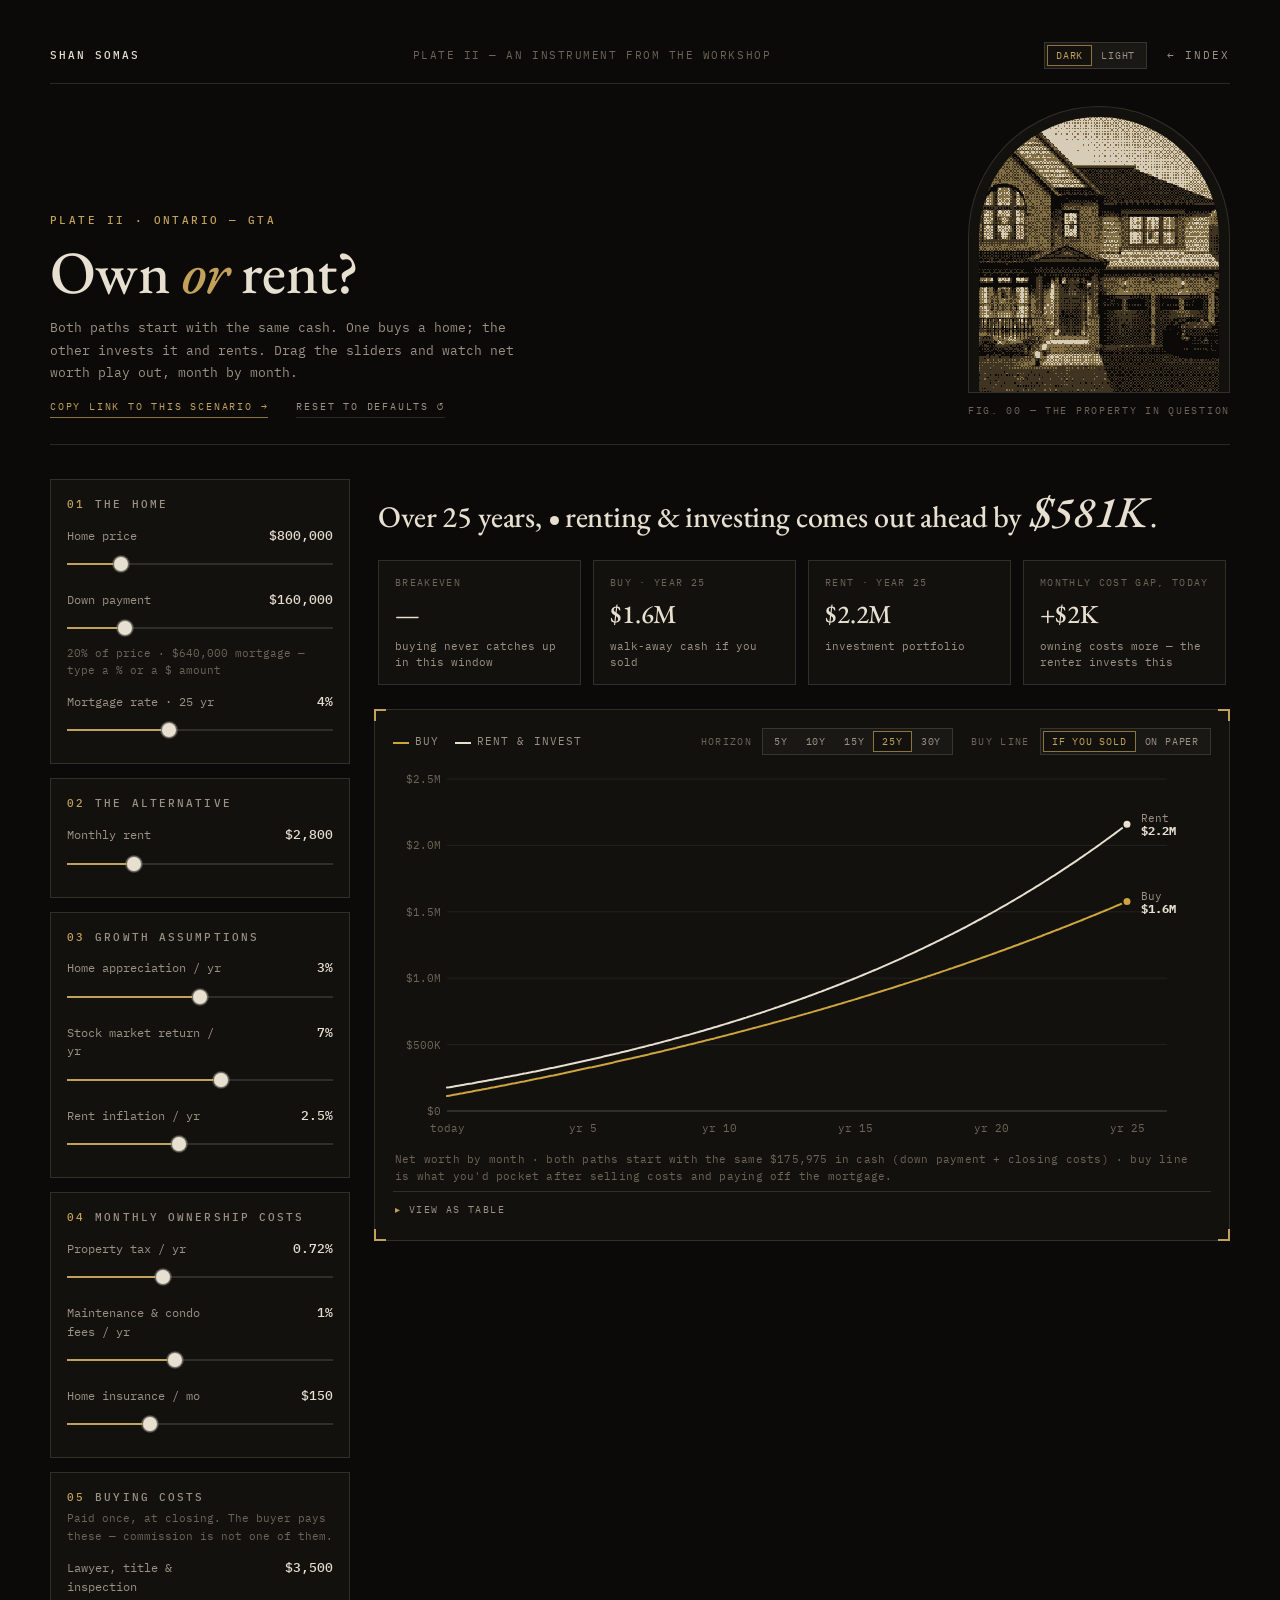
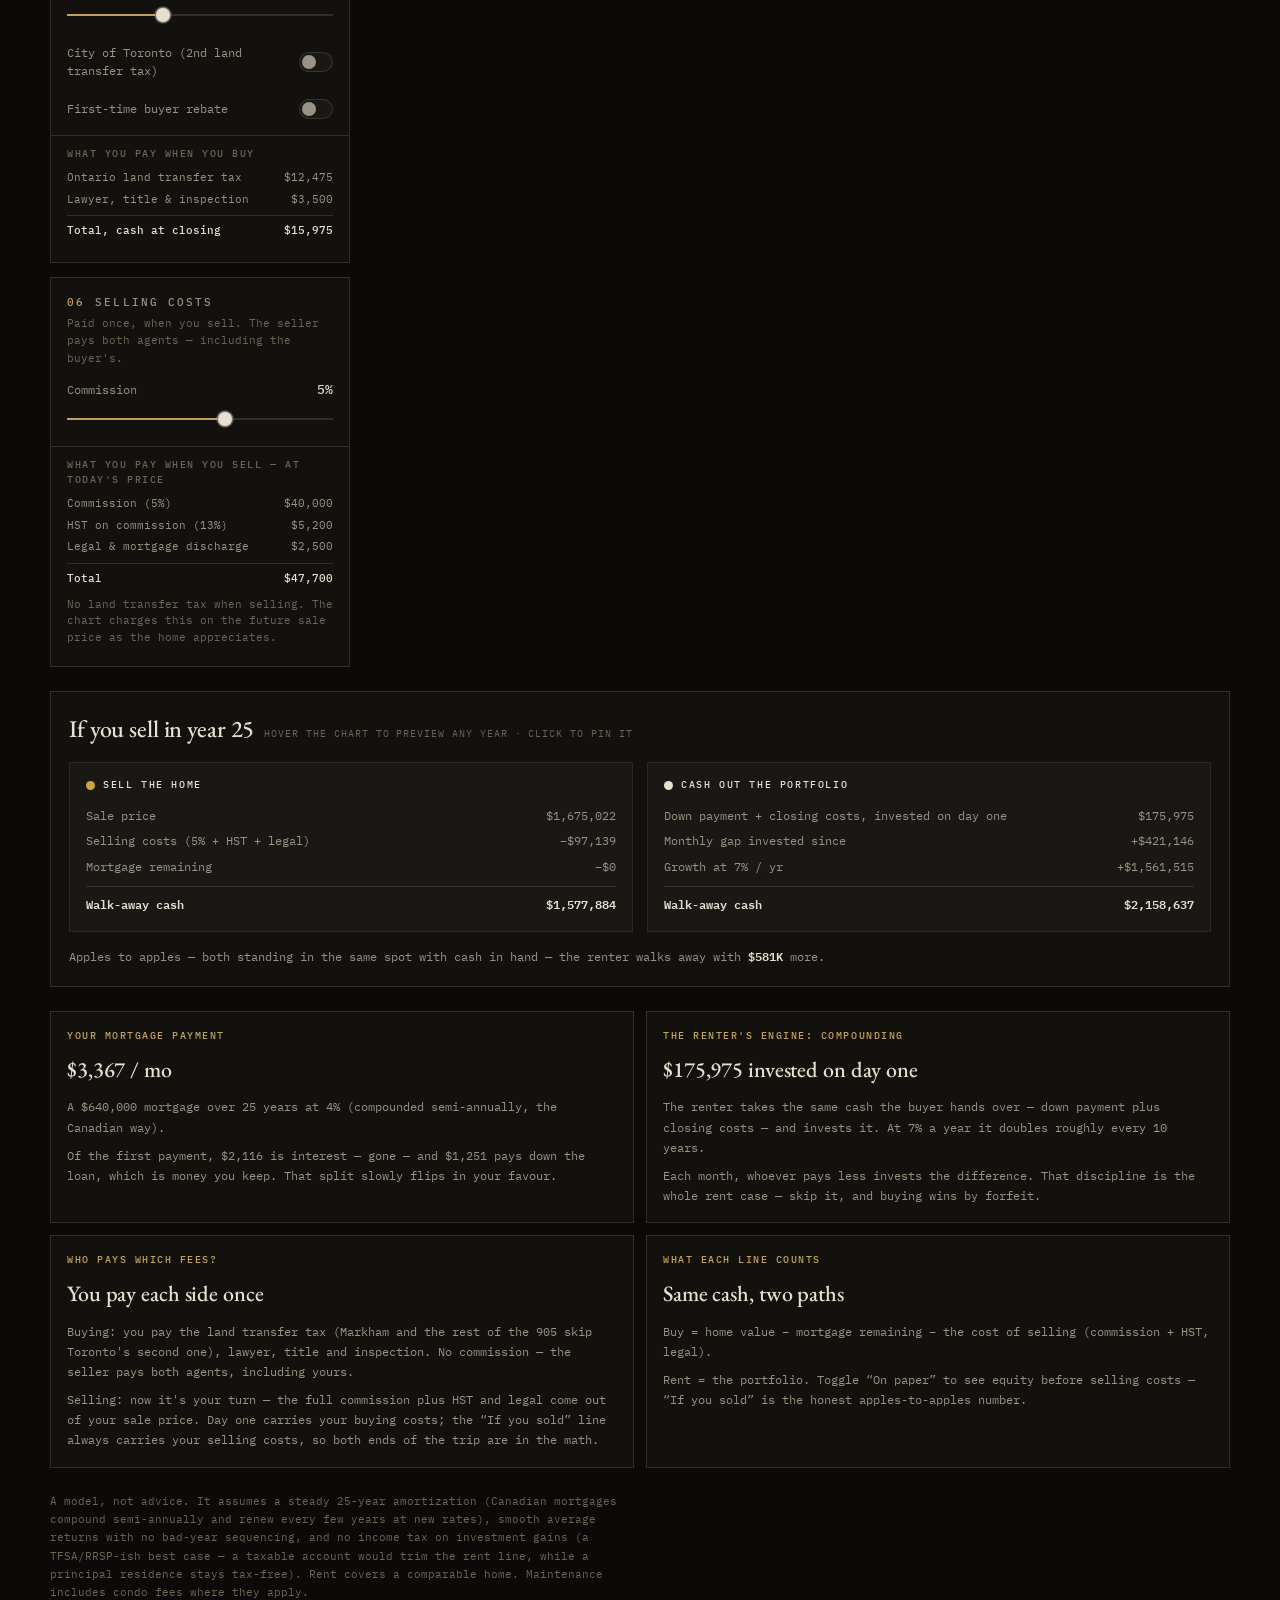
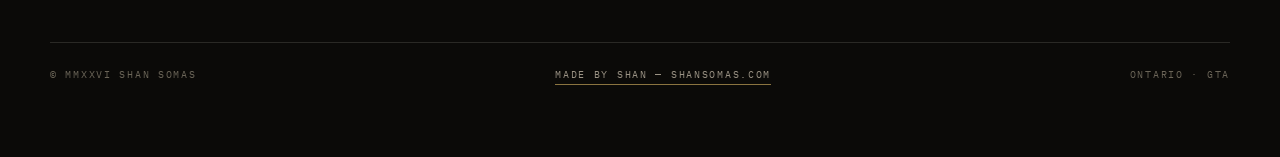
<file: ownvsrent/index.html>
<!doctype html>
<html lang="en">
<head>
<meta charset="utf-8">
<meta name="viewport" content="width=device-width, initial-scale=1">
<title>Own or Rent — Ontario</title>
<meta name="description" content="An interactive rent-vs-buy calculator for Ontario and the GTA — see the true economics of buying a home, month by month.">
<meta property="og:type" content="website">
<meta property="og:site_name" content="Shan Somas">
<meta property="og:title" content="Own or rent? — the true economics of buying a home">
<meta property="og:description" content="Two net-worth paths, month by month — mortgage, land-transfer tax, CMHC, selling costs, and the renter&#39;s compounding portfolio. Tweak everything; the link carries your exact scenario.">
<meta property="og:url" content="https://shansomas.com/ownvsrent/">
<meta property="og:image" content="https://shansomas.com/ownvsrent/og.png">
<meta property="og:image:width" content="1200">
<meta property="og:image:height" content="630">
<meta name="twitter:card" content="summary_large_image">
<meta name="twitter:title" content="Own or rent? — the true economics of buying a home">
<meta name="twitter:image" content="https://shansomas.com/ownvsrent/og.png">
<link rel="icon" type="image/png" href="/favicon.png">
<link rel="preconnect" href="https://fonts.googleapis.com">
<link rel="preconnect" href="https://fonts.gstatic.com" crossorigin>
<link href="https://fonts.googleapis.com/css2?family=EB+Garamond:ital,wght@0,400;0,500;0,600;1,400;1,500&family=IBM+Plex+Mono:wght@400;500;600&display=swap" rel="stylesheet">
<style>
  /* ————————————————————————————————————————————————
     OWN OR RENT — PLATE II
     ground: warm near-black · ink: parchment · accent: old gold
     EB Garamond (display) × IBM Plex Mono (spec)
     ———————————————————————————————————————————————— */
  :root{
    --page:#0b0a08; --card:#12110d; --card2:#1a1815;
    --ink:#e7dfd0; --ink2:#9a9284; --muted:#6b6558;
    --hairline:rgba(231,223,208,.14); --grid:rgba(231,223,208,.08); --axis:rgba(231,223,208,.28);
    --buy:#cda43e; --rent:#e7dfd0;
    --buy-soft:rgba(205,164,62,.10); --rent-soft:rgba(231,223,208,.08);
    --good:#8fae6a; --bad:#c96b5f;
    --ring:rgba(231,223,208,.14);
    --accent:#c2a25a; --accent-dim:#8a7440;
    --shadow:none;
    --serif:"EB Garamond","Iowan Old Style",Georgia,serif;
    --mono:"IBM Plex Mono",ui-monospace,"SF Mono",Menlo,monospace;
  }
  :root[data-theme="light"]{
    --page:#f2ede1; --card:#faf7ee; --card2:#eae4d3;
    --ink:#221e14; --ink2:#5b5647; --muted:#8a8272;
    --hairline:rgba(34,30,20,.16); --grid:rgba(34,30,20,.09); --axis:rgba(34,30,20,.32);
    --buy:#8f6f14; --rent:#3a3527;
    --buy-soft:rgba(143,111,20,.10); --rent-soft:rgba(58,53,39,.08);
    --good:#4a7a2c; --bad:#a83d2e;
    --ring:rgba(34,30,20,.16);
    --accent:#8a6f2f; --accent-dim:#b39b5e;
  }
  *{box-sizing:border-box; margin:0; padding:0}
  html{-webkit-text-size-adjust:100%}
  ::selection{background:var(--accent); color:var(--page)}
  body{
    background:var(--page); color:var(--ink);
    font:13px/1.6 var(--mono);
    -webkit-font-smoothing:antialiased;
    padding:clamp(16px,3vw,40px) clamp(14px,3vw,32px) 64px;
  }
  .app{max-width:1180px; margin:0 auto}

  /* ---------- top bar & page footer ---------- */
  .topbar{
    display:flex; align-items:center; justify-content:space-between; gap:16px;
    padding:4px 0 14px; border-bottom:1px solid var(--hairline);
    font-size:11px; letter-spacing:.18em;
  }
  .tb-right{display:flex; align-items:center; gap:20px}
  .topbar a{color:var(--ink2); text-decoration:none; transition:color .18s}
  .topbar a:hover{color:var(--accent)}
  .topbar a:focus-visible{outline:1px solid var(--accent); outline-offset:4px}
  .tb-name{font-weight:500; color:var(--ink) !important}
  .tb-name:hover{color:var(--accent) !important}
  .tb-mid{color:var(--muted); letter-spacing:.14em}
  @media (max-width:760px){ .tb-mid{display:none} }
  .pagefoot{
    display:flex; justify-content:space-between; flex-wrap:wrap; gap:10px 24px;
    margin-top:40px; padding:24px 0 8px; border-top:1px solid var(--hairline);
    font-size:9.5px; letter-spacing:.18em; color:var(--muted);
  }
  .pagefoot a{color:var(--ink2); text-decoration:none; border-bottom:1px solid var(--accent-dim); padding-bottom:2px; transition:color .18s}
  .pagefoot a:hover{color:var(--accent)}
  .pagefoot a:focus-visible{outline:1px solid var(--accent); outline-offset:4px}

  /* ---------- header ---------- */
  header{margin:22px 0 34px; border-bottom:1px solid var(--hairline); padding-bottom:26px}
  .eyebrow{font-size:11px; font-weight:500; letter-spacing:.22em; text-transform:uppercase; color:var(--accent)}
  h1{
    font-family:var(--serif); font-size:clamp(38px,5.5vw,60px); font-weight:500;
    letter-spacing:-.01em; line-height:1.05; text-wrap:balance; margin-top:12px; color:var(--ink);
  }
  h1 em{font-style:italic; color:var(--accent)}
  .sub{color:var(--ink2); max-width:60ch; margin-top:12px; font-size:12.5px; line-height:1.8}
  .share{
    display:inline-block; margin-top:16px; background:none; border:none; cursor:pointer;
    font-family:var(--mono); font-size:10px; letter-spacing:.18em; text-transform:uppercase;
    color:var(--accent); border-bottom:1px solid var(--accent-dim); padding:0 0 4px;
    transition:letter-spacing .25s;
  }
  .share:hover{letter-spacing:.24em}
  .share:focus-visible{outline:1px solid var(--accent); outline-offset:4px}
  .share.copied{color:var(--good); border-bottom-color:var(--good)}
  .share.quiet{color:var(--ink2); border-bottom-color:var(--hairline)}
  .share.quiet:hover{color:var(--accent); border-bottom-color:var(--accent-dim)}
  .head-actions{display:flex; flex-wrap:wrap; gap:8px 28px}
  .head-grid{display:grid; grid-template-columns:minmax(0,1fr) 264px; gap:44px; align-items:end}
  @media (max-width:820px){ .head-grid{grid-template-columns:1fr} .arch{display:none} }
  .arch{margin:0; justify-self:end}
  .arch-frame{
    border:1px solid var(--hairline); border-radius:999px 999px 0 0;
    padding:10px 10px 0; background:var(--card);
  }
  .arch-frame img{
    display:block; width:100%; height:auto;
    border-radius:999px 999px 0 0;
    image-rendering:pixelated;
  }
  .arch figcaption{
    text-align:center; margin-top:10px;
    font-size:9.5px; letter-spacing:.18em; color:var(--muted);
  }

  /* ---------- layout ---------- */
  .layout{display:grid; grid-template-columns:300px minmax(0,1fr); gap:24px; align-items:start}
  @media (max-width:900px){ .layout{grid-template-columns:1fr} }

  /* ---------- control rail ---------- */
  .rail{display:flex; flex-direction:column; gap:14px; position:sticky; top:16px}
  @media (max-width:900px){ .rail{position:static} }
  .group{background:var(--card); border:1px solid var(--ring); padding:16px 16px 8px}
  .group h3{
    font-size:10.5px; font-weight:500; letter-spacing:.2em; text-transform:uppercase;
    color:var(--ink2); margin-bottom:12px; display:flex; gap:10px; align-items:baseline;
  }
  .group h3 .g-num{color:var(--accent)}
  .g-sub{font-size:11px; color:var(--muted); margin:-8px 0 12px; line-height:1.6}
  .param{display:block; padding:2px 0 14px}
  .param-top{display:flex; justify-content:space-between; align-items:baseline; gap:8px; margin-bottom:8px}
  .param-top .name{font-size:11.5px; color:var(--ink2)}
  .val{
    font-size:12.5px; font-weight:500; color:var(--ink); background:none; border:none;
    text-align:right; width:7.5em; border-bottom:1px dashed transparent; border-radius:0; padding:0;
    font-family:var(--mono);
  }
  .val:hover{border-bottom-color:var(--axis)}
  .val:focus{outline:none; border-bottom:1px solid var(--accent)}
  .subnote{font-size:10.5px; color:var(--muted); margin-top:-8px; padding-bottom:12px}
  .breakdown{border-top:1px solid var(--hairline); margin:2px -16px 0; padding:10px 16px 12px; font-size:11px; color:var(--ink2)}
  .breakdown .b-title{font-size:9.5px; font-weight:500; letter-spacing:.16em; text-transform:uppercase; color:var(--muted); margin-bottom:6px}
  .breakdown .b-row{display:flex; justify-content:space-between; gap:8px; padding:2px 0}
  .breakdown .b-row .n{font-variant-numeric:tabular-nums}
  .breakdown .b-total{border-top:1px solid var(--hairline); margin-top:5px; padding-top:6px; font-weight:500; color:var(--ink)}
  .breakdown .b-note{font-size:10.5px; color:var(--muted); margin-top:6px; line-height:1.6}

  input[type=range]{
    -webkit-appearance:none; appearance:none; width:100%; height:22px; background:transparent; cursor:pointer; display:block;
  }
  input[type=range]::-webkit-slider-runnable-track{
    height:2px; border-radius:0;
    background:linear-gradient(to right, var(--accent) 0 var(--fill,50%), var(--hairline) var(--fill,50%) 100%);
  }
  input[type=range]::-webkit-slider-thumb{
    -webkit-appearance:none; width:16px; height:16px; border-radius:50%; margin-top:-7px;
    background:var(--ink); border:1px solid rgba(11,10,8,.5);
    box-shadow:0 0 0 1px rgba(231,223,208,.2);
  }
  input[type=range]::-moz-range-track{height:2px; background:var(--hairline)}
  input[type=range]::-moz-range-progress{height:2px; background:var(--accent)}
  input[type=range]::-moz-range-thumb{width:15px; height:15px; border-radius:50%; background:var(--ink); border:1px solid rgba(11,10,8,.5)}
  input[type=range]:focus-visible{outline:1px solid var(--accent); outline-offset:4px}

  .switch{display:flex; align-items:center; justify-content:space-between; gap:10px; padding:4px 0 14px; cursor:pointer}
  .switch .name{font-size:11.5px; color:var(--ink2)}
  .switch input{position:absolute; opacity:0; pointer-events:none}
  .knob{flex:none; width:34px; height:20px; border-radius:10px; background:var(--card2); border:1px solid var(--hairline); position:relative; transition:background .18s, border-color .18s}
  .knob::after{content:""; position:absolute; top:2px; left:2px; width:14px; height:14px; border-radius:50%; background:var(--ink2); transition:transform .18s, background .18s}
  .switch input:checked + .knob{background:var(--accent-dim); border-color:var(--accent)}
  .switch input:checked + .knob::after{transform:translateX(14px); background:var(--ink)}
  .switch input:focus-visible + .knob{outline:1px solid var(--accent); outline-offset:2px}

  /* ---------- main column ---------- */
  main{display:flex; flex-direction:column; gap:24px; min-width:0}
  @media (min-width:901px){
    main{position:sticky; top:16px}  /* the instrument stays put while the controls scroll */
  }
  .below{display:flex; flex-direction:column; gap:24px; margin-top:24px}

  /* verdict */
  .verdict{padding:4px 4px 0}
  .verdict .line{
    font-family:var(--serif); font-size:clamp(22px,3vw,30px); font-weight:500;
    letter-spacing:-.005em; line-height:1.3; text-wrap:balance;
  }
  .verdict .line .figure{
    font-size:clamp(30px,4.2vw,44px); font-weight:500; letter-spacing:-.01em;
    margin:0 2px; color:var(--accent); font-style:italic;
  }
  .keydot{display:inline-block; width:9px; height:9px; border-radius:50%; margin:0 6px 2px 2px}
  .tiles{display:grid; grid-template-columns:repeat(4,minmax(0,1fr)); gap:12px; margin-top:20px}
  @media (max-width:1000px){ .tiles{grid-template-columns:repeat(2,minmax(0,1fr))} }
  .tile{background:var(--card); border:1px solid var(--ring); padding:14px 16px}
  .tile .t-label{font-size:9.5px; letter-spacing:.14em; text-transform:uppercase; color:var(--muted)}
  .tile .t-value{font-family:var(--serif); font-size:26px; font-weight:500; letter-spacing:-.005em; margin-top:4px}
  .tile .t-sub{font-size:10.5px; color:var(--ink2); margin-top:3px; line-height:1.5}
  .t-value.pos{color:var(--good)} .t-value.neg{color:var(--bad)}

  /* chart card */
  .chart-card{background:var(--card); border:1px solid var(--ring); padding:18px 18px 12px; min-width:0; position:relative}
  .tick{position:absolute; width:12px; height:12px; border:0 solid var(--accent)}
  .tick-tl{top:-1px; left:-1px; border-top-width:2px; border-left-width:2px}
  .tick-tr{top:-1px; right:-1px; border-top-width:2px; border-right-width:2px}
  .tick-bl{bottom:-1px; left:-1px; border-bottom-width:2px; border-left-width:2px}
  .tick-br{bottom:-1px; right:-1px; border-bottom-width:2px; border-right-width:2px}
  .chart-head{display:flex; flex-wrap:wrap; align-items:center; gap:12px 18px; margin-bottom:6px}
  .legend{display:flex; gap:16px; align-items:center; font-size:10.5px; letter-spacing:.1em; text-transform:uppercase; color:var(--ink2)}
  .lkey{display:inline-block; width:16px; height:0; border-top:2px solid; margin-right:6px; vertical-align:middle}
  .spacer{flex:1}
  .seg{display:inline-flex; background:var(--card2); border:1px solid var(--ring); padding:2px}
  .seg button{
    border:none; background:none; font-family:var(--mono); font-size:10px; letter-spacing:.08em; color:var(--ink2);
    padding:4px 9px; cursor:pointer; text-transform:uppercase;
  }
  .seg button[aria-pressed="true"]{background:var(--card); color:var(--accent); box-shadow:inset 0 0 0 1px var(--accent-dim)}
  .seg button:focus-visible{outline:1px solid var(--accent); outline-offset:-1px}
  .seg-label{font-size:9.5px; letter-spacing:.14em; color:var(--muted); margin-right:-8px; text-transform:uppercase}

  .chart-wrap{position:relative; touch-action:pan-y}
  svg{display:block; width:100%; height:auto}
  .chart-wrap:focus-visible{outline:1px solid var(--accent); outline-offset:2px}
  .crosshair{position:absolute; top:0; width:1px; background:var(--axis); pointer-events:none; display:none}
  .hoverdot{position:absolute; width:11px; height:11px; border-radius:50%; border:2px solid var(--card); pointer-events:none; display:none; transform:translate(-50%,-50%)}
  .tooltip{
    position:absolute; pointer-events:none; display:none; z-index:3;
    background:var(--card2); border:1px solid var(--ring);
    padding:9px 12px; font-size:11px; min-width:176px;
  }
  .tooltip .tt-when{color:var(--muted); font-size:9.5px; letter-spacing:.12em; text-transform:uppercase; margin-bottom:6px}
  .tooltip .tt-row{display:flex; align-items:baseline; gap:8px; justify-content:space-between; margin-top:2px}
  .tooltip .tt-row .v{font-weight:600; font-size:12px; font-variant-numeric:tabular-nums}
  .tooltip .tt-name{color:var(--ink2)}
  .tooltip .tt-delta{margin-top:6px; padding-top:6px; border-top:1px solid var(--hairline); font-weight:500}
  .chart-caption{font-size:10.5px; color:var(--muted); margin:10px 2px 4px; line-height:1.6; letter-spacing:.02em}
  details.tableview{margin-top:6px; border-top:1px solid var(--hairline)}
  details.tableview summary{font-size:10px; letter-spacing:.14em; text-transform:uppercase; color:var(--ink2); padding:10px 2px; cursor:pointer; list-style:none}
  details.tableview summary::before{content:"▸ "; color:var(--accent)}
  details[open].tableview summary::before{content:"▾ "}
  details.tableview summary:focus-visible{outline:1px solid var(--accent); outline-offset:-1px}
  .tbl-scroll{overflow-x:auto; padding-bottom:8px}
  table{border-collapse:collapse; font-size:11px; min-width:420px}
  th,td{text-align:right; padding:5px 14px 5px 0; font-variant-numeric:tabular-nums; border-bottom:1px solid var(--grid); color:var(--ink2)}
  th{color:var(--muted); font-weight:500; font-size:9.5px; text-transform:uppercase; letter-spacing:.12em}
  th:first-child, td:first-child{text-align:left}
  td:first-child{color:var(--ink)}

  /* sale panel */
  .sale{background:var(--card); border:1px solid var(--ring); padding:18px}
  .sale-head{display:flex; flex-wrap:wrap; align-items:baseline; gap:10px; margin-bottom:14px}
  .sale-head h2{font-family:var(--serif); font-size:24px; font-weight:500; letter-spacing:-.005em}
  .sale-head .hint{font-size:9.5px; letter-spacing:.1em; text-transform:uppercase; color:var(--muted)}
  .sale-grid{display:grid; grid-template-columns:1fr 1fr; gap:14px}
  @media (max-width:760px){ .sale-grid{grid-template-columns:1fr} }
  .ledger{background:var(--card2); border:1px solid var(--grid); padding:14px 16px}
  .ledger h4{font-size:10px; letter-spacing:.16em; text-transform:uppercase; font-weight:500; margin-bottom:10px; display:flex; align-items:center; color:var(--ink)}
  .ledger .row{display:flex; justify-content:space-between; gap:12px; font-size:11.5px; color:var(--ink2); padding:3.5px 0}
  .ledger .row .n{font-variant-numeric:tabular-nums}
  .ledger .total{border-top:1px solid var(--hairline); margin-top:7px; padding-top:8px; font-weight:600; color:var(--ink)}
  .sale-delta{margin-top:14px; font-size:12px; color:var(--ink2); line-height:1.7}
  .sale-delta strong{color:var(--ink); font-weight:600}

  /* explainers */
  .cards{display:grid; grid-template-columns:repeat(2,minmax(0,1fr)); gap:12px}
  @media (max-width:900px){ .cards{grid-template-columns:1fr} }
  .card{background:var(--card); border:1px solid var(--ring); padding:16px}
  .card h4{font-size:9.5px; letter-spacing:.16em; text-transform:uppercase; font-weight:500; color:var(--accent); margin-bottom:8px}
  .card .big{font-family:var(--serif); font-size:22px; font-weight:500; color:var(--ink); letter-spacing:-.005em}
  .card p{font-size:11.5px; color:var(--ink2); line-height:1.75}
  .card p + p{margin-top:8px}

  .fineprint{font-size:10.5px; color:var(--muted); max-width:82ch; line-height:1.75}

  @media (prefers-reduced-motion: no-preference){
    .drawin{stroke-dasharray:var(--len); stroke-dashoffset:var(--len); animation:draw 900ms cubic-bezier(.4,0,.2,1) forwards}
    @keyframes draw{to{stroke-dashoffset:0}}
    .fadein{opacity:0; animation:fade 500ms 650ms ease forwards}
    @keyframes fade{to{opacity:1}}
  }
</style>
</head>
<body>
<div class="app">
  <div class="topbar">
    <a class="tb-name" href="https://shansomas.com">SHAN&nbsp;SOMAS</a>
    <span class="tb-mid">PLATE&nbsp;II&nbsp;—&nbsp;AN&nbsp;INSTRUMENT&nbsp;FROM&nbsp;THE&nbsp;WORKSHOP</span>
    <div class="tb-right">
      <div class="seg" id="themeSeg" role="group" aria-label="Colour theme"></div>
      <a class="tb-back" href="https://shansomas.com">←&nbsp;INDEX</a>
    </div>
  </div>
  <header>
    <div class="head-grid">
      <div class="head-copy">
        <div class="eyebrow">Plate II · Ontario — GTA</div>
        <h1>Own <em>or</em> rent?</h1>
        <p class="sub">Both paths start with the same cash. One buys a home; the other invests it and rents.
        Drag the sliders and watch net worth play out, month by month.</p>
        <div class="head-actions">
          <button type="button" class="share" id="shareBtn">Copy link to this scenario →</button>
          <button type="button" class="share quiet" id="resetBtn">Reset to defaults ↺</button>
        </div>
      </div>
      <figure class="arch">
        <div class="arch-frame">
          <img id="cottageImg" alt="Dithered engraving of a detached house in Markham" width="176" height="201">
        </div>
        <figcaption>FIG.&nbsp;00&nbsp;—&nbsp;THE&nbsp;PROPERTY&nbsp;IN&nbsp;QUESTION</figcaption>
      </figure>
    </div>
  </header>

  <div class="layout">
    <aside class="rail" id="rail"></aside>

    <main>
      <section class="verdict" aria-live="polite">
        <div class="line" id="verdictLine"></div>
        <div class="tiles" id="tiles"></div>
      </section>

      <section class="chart-card">
        <i class="tick tick-tl"></i><i class="tick tick-tr"></i><i class="tick tick-bl"></i><i class="tick tick-br"></i>
        <div class="chart-head">
          <div class="legend">
            <span><span class="lkey" style="border-color:var(--buy)"></span>Buy</span>
            <span><span class="lkey" style="border-color:var(--rent)"></span>Rent &amp; invest</span>
          </div>
          <div class="spacer"></div>
          <span class="seg-label">Horizon</span>
          <div class="seg" id="horizonSeg" role="group" aria-label="Time horizon"></div>
          <span class="seg-label">Buy line</span>
          <div class="seg" id="basisSeg" role="group" aria-label="Buy net worth basis"></div>
        </div>
        <div class="chart-wrap" id="chartWrap" tabindex="0" role="img" aria-label="Net worth over time, buying versus renting. Use arrow keys to inspect values; press Enter to pin a sale year. Full values are in the table below.">
          <svg id="chart" xmlns="http://www.w3.org/2000/svg"></svg>
          <div class="crosshair" id="xhair"></div>
          <div class="hoverdot" id="dotBuy" style="background:var(--buy)"></div>
          <div class="hoverdot" id="dotRent" style="background:var(--rent)"></div>
          <div class="tooltip" id="tooltip"></div>
        </div>
        <p class="chart-caption" id="chartCaption"></p>
        <details class="tableview">
          <summary>View as table</summary>
          <div class="tbl-scroll"><table id="dataTable"></table></div>
        </details>
      </section>

    </main>
  </div>

  <div class="below">
    <section class="sale">
      <div class="sale-head">
        <h2 id="saleTitle">If you sell in year 25</h2>
        <span class="hint">hover the chart to preview any year · click to pin it</span>
      </div>
      <div class="sale-grid" id="saleGrid"></div>
      <p class="sale-delta" id="saleDelta"></p>
    </section>

    <section class="cards" id="cards"></section>

    <p class="fineprint" id="finePrint">A model, not advice. It assumes a steady 25-year amortization (Canadian mortgages
    compound semi-annually and renew every few years at new rates), smooth average returns with no bad-year
    sequencing, and no income tax on investment gains (a TFSA/RRSP-ish best case — a taxable account would trim
    the rent line, while a principal residence stays tax-free). Rent covers a comparable home. Maintenance
    includes condo fees where they apply.</p>
  </div>

  <footer class="pagefoot">
    <span>©&nbsp;MMXXVI&nbsp;SHAN&nbsp;SOMAS</span>
    <a href="https://shansomas.com">MADE&nbsp;BY&nbsp;SHAN&nbsp;—&nbsp;SHANSOMAS.COM</a>
    <span>ONTARIO&nbsp;·&nbsp;GTA</span>
  </footer>
</div>

<script>
"use strict";
/* ---------------- formatting ---------------- */
const fmt$ = v => (v<0?"−":"") + "$" + Math.round(Math.abs(v)).toLocaleString("en-CA");
const fmtC = v => {
  const s = v<0 ? "−" : "", a = Math.abs(v);
  if (a >= 995e3) return s+"$"+(a/1e6).toFixed(a<9.95e6?1:0)+"M";
  if (a >= 1e3)   return s+"$"+Math.round(a/1e3)+"K";
  return s+"$"+Math.round(a);
};
const fmtPct = v => (v % 1 ? v.toFixed(2).replace(/0$/,"") : v) + "%";

/* ---------------- parameters ---------------- */
const PARAMS = {
  price:   {group:"home",   name:"Home price",              min:300000, max:3000000, step:10000, def:800000,  fmt:fmt$,   parse:parseMoney},
  down:    {group:"home",   name:"Down payment",            min:5,      max:80,      step:1,     def:20,
            fmt: v => fmt$(Math.round(state.price*v/100)),
            parse: s => {
              const hasPct = /%/.test(s), v = parseMoney(s);
              if (v === null) return null;
              return (hasPct || v <= 100) ? v : v/state.price*100;
            }},
  rate:    {group:"home",   name:"Mortgage rate · 25 yr",   min:1,      max:9,       step:0.05,  def:4,       fmt:fmtPct, parse:parseNum},
  rent:    {group:"renting",name:"Monthly rent",            min:1200,   max:8000,    step:50,    def:2800,    fmt:fmt$,   parse:parseMoney},
  app:     {group:"growth", name:"Home appreciation / yr",  min:-2,     max:8,       step:0.1,   def:3,       fmt:fmtPct, parse:parseNum},
  stock:   {group:"growth", name:"Stock market return / yr",min:0,      max:12,      step:0.1,   def:7,       fmt:fmtPct, parse:parseNum},
  rentInf: {group:"growth", name:"Rent inflation / yr",     min:0,      max:6,       step:0.1,   def:2.5,     fmt:fmtPct, parse:parseNum},
  taxPct:  {group:"monthly", name:"Property tax / yr",       min:0.3,   max:1.5,     step:0.01,  def:0.72,    fmt:fmtPct, parse:parseNum},
  maintPct:{group:"monthly", name:"Maintenance & condo fees / yr", min:0, max:2.5,   step:0.05,  def:1,       fmt:fmtPct, parse:parseNum},
  insMo:   {group:"monthly", name:"Home insurance / mo",     min:0,     max:500,     step:10,    def:150,     fmt:fmt$,   parse:parseMoney},
  buyMisc: {group:"buycosts", name:"Lawyer, title & inspection", min:0, max:10000,   step:250,   def:3500,    fmt:fmt$,   parse:parseMoney},
  sellPct: {group:"sellcosts", name:"Commission", min:2,     max:7,       step:0.25,  def:5,       fmt:fmtPct, parse:parseNum},
};
const GROUPS = [
  {id:"home",    title:"The home"},
  {id:"renting", title:"The alternative"},
  {id:"growth",  title:"Growth assumptions"},
  {id:"monthly", title:"Monthly ownership costs"},
  {id:"buycosts", title:"Buying costs", sub:"Paid once, at closing. The buyer pays these — commission is not one of them."},
  {id:"sellcosts", title:"Selling costs", sub:"Paid once, when you sell. The seller pays both agents — including the buyer's."},
];
const LEGAL_SELL = 2500, HST = 0.13;
const state = {years:25, basis:"sold", ftb:false, toronto:false, pin:null};
for (const k in PARAMS) state[k] = PARAMS[k].def;

function parseNum(s){ const v = parseFloat(String(s).replace(/[%,$\s]/g,"")); return isNaN(v)?null:v; }
function parseMoney(s){
  s = String(s).trim().toLowerCase().replace(/[,$\s]/g,"");
  let mult = 1;
  if (/m$/.test(s)) { mult = 1e6; s = s.slice(0,-1); }
  else if (/k$/.test(s)) { mult = 1e3; s = s.slice(0,-1); }
  const v = parseFloat(s);
  return isNaN(v) ? null : v*mult;
}

/* ---------------- Toronto land transfer tax ---------------- */
function lttOne(v, luxury){
  const br = [[55000,.005],[250000,.01],[400000,.015],[2000000,.02]];
  if (luxury) br.push([3000000,.025],[4000000,.035],[5000000,.045],[10000000,.055],[20000000,.065],[Infinity,.075]);
  else br.push([Infinity,.025]);
  let tax = 0, prev = 0;
  for (const [cap, r] of br){
    if (v > prev) tax += (Math.min(v,cap)-prev)*r;
    prev = cap;
    if (v <= cap) break;
  }
  return tax;
}
function closingCosts(price, ftb, misc, cmhcPst, toronto){
  let prov = lttOne(price,false);
  let city = toronto ? lttOne(price,true) : 0;   // Toronto's 2nd LTT — City of Toronto only, not the 905
  if (ftb){ prov = Math.max(0, prov-4000); if (toronto) city = Math.max(0, city-4475); }
  return {prov, city, misc, cmhcPst, total:prov+city+misc+cmhcPst};
}
/* CMHC mortgage default insurance — required under 20% down (insurable up to $1.5M).
   Premium is financed into the loan; Ontario's 8% PST on it is due in cash at closing. */
function cmhcPremium(loan, downPct, price){
  if (downPct >= 20 || price > 1500000 || loan <= 0) return 0;
  const rate = downPct < 10 ? 0.04 : downPct < 15 ? 0.031 : 0.028;
  return loan*rate;
}

/* ---------------- simulation ---------------- */
function simulate(s){
  const N = s.years*12;
  const downAmt = s.price*s.down/100;
  const cmhc = cmhcPremium(s.price - downAmt, s.down, s.price);
  const loan = s.price - downAmt + cmhc;                       // premium is financed
  const i = Math.pow(1 + s.rate/200, 1/6) - 1;                 // semi-annual compounding
  const pay = loan>0 ? loan*i/(1-Math.pow(1+i,-300)) : 0;      // 25-year amortization
  const close = closingCosts(s.price, s.ftb, s.buyMisc, cmhc*0.08, s.toronto);
  const cash0 = downAmt + close.total;
  const gH = Math.pow(1+s.app/100, 1/12), gS = Math.pow(1+s.stock/100, 1/12), gR = Math.pow(1+s.rentInf/100, 1/12);
  const sellCost = hv => hv*(s.sellPct/100)*(1+HST) + LEGAL_SELL;

  let homeVal = s.price, bal = loan, ownPort = 0, rentPort = cash0;
  let rent = s.rent, ins = s.insMo, rentContrib = 0, ownContrib = 0, interestPaid = 0;
  const rows = [];
  const push = (m, mort, carry, curRent) => rows.push({
    m, homeVal, bal, ownPort, rentPort, rent:curRent, mort, carry,
    sellCost: sellCost(homeVal),
    buyPaper: homeVal - bal + ownPort,
    buySold:  homeVal - bal + ownPort - sellCost(homeVal),
  });
  push(0, pay, homeVal*(s.taxPct+s.maintPct)/1200 + ins, rent);
  for (let m=1; m<=N; m++){
    homeVal *= gH;
    let mort = 0;
    if (bal > 1e-6){
      const interest = bal*i;
      let principal = pay - interest;
      mort = pay;
      if (principal >= bal){ mort = bal + interest; principal = bal; }
      bal -= principal;
      interestPaid += interest;
    }
    const carry = homeVal*(s.taxPct+s.maintPct)/1200 + ins;
    const ownCost = mort + carry;
    ownPort *= gS; rentPort *= gS;
    const diff = ownCost - rent;
    if (diff > 0){ rentPort += diff; rentContrib += diff; }
    else { ownPort += -diff; ownContrib += -diff; }
    push(m, mort, carry, rent);
    rent *= gR; ins *= gR;
  }
  const buyAt  = r => state.basis==="sold" ? r.buySold : r.buyPaper;
  let breakeven = null;
  if (buyAt(rows[0]) >= rows[0].rentPort) breakeven = 0;
  else for (let m=1; m<=N; m++) if (buyAt(rows[m]) >= rows[m].rentPort){ breakeven = m; break; }
  return {rows, pay, loan, downAmt, cmhc, close, cash0, i, breakeven, rentContrib, ownContrib, buyAt,
          firstInterest: loan*i, firstPrincipal: pay - loan*i};
}

/* ---------------- control rail ---------------- */
const rail = document.getElementById("rail");
function buildRail(){
  const mkSwitch = (sec, label, checked, onChange) => {
    const fl = document.createElement("label"); fl.className = "switch";
    const nm = document.createElement("span"); nm.className = "name"; nm.textContent = label;
    const cb = document.createElement("input"); cb.type = "checkbox"; cb.checked = checked;
    cb.addEventListener("change", () => { onChange(cb.checked); state.pin = null; render(); });
    const kn = document.createElement("span"); kn.className = "knob";
    fl.append(nm, cb, kn); sec.appendChild(fl);
  };
  for (const g of GROUPS){
    const sec = document.createElement("section");
    sec.className = "group";
    const h = document.createElement("h3");
    const gn = document.createElement("span"); gn.className = "g-num";
    gn.textContent = String(GROUPS.indexOf(g)+1).padStart(2, "0");
    h.append(gn, document.createTextNode(g.title));
    sec.appendChild(h);
    if (g.sub){ const gs = document.createElement("p"); gs.className = "g-sub"; gs.textContent = g.sub; sec.appendChild(gs); }
    for (const k in PARAMS){
      const p = PARAMS[k];
      if (p.group !== g.id) continue;
      const lab = document.createElement("label"); lab.className = "param";
      const top = document.createElement("div"); top.className = "param-top";
      const nm = document.createElement("span"); nm.className = "name"; nm.textContent = p.name;
      const val = document.createElement("input");
      val.className = "val"; val.type = "text"; val.dataset.k = k;
      val.setAttribute("aria-label", p.name + " value");
      top.append(nm, val);
      const rng = document.createElement("input");
      rng.type = "range"; rng.min = p.min; rng.max = p.max; rng.step = p.step; rng.dataset.k = k;
      rng.setAttribute("aria-label", p.name);
      lab.append(top, rng);
      sec.appendChild(lab);
      if (k === "down"){
        const sn = document.createElement("div"); sn.className = "subnote"; sn.id = "downNote";
        sec.appendChild(sn);
      }
      rng.addEventListener("input", () => { state[k] = +rng.value; state.pin = null; render(); });
      val.addEventListener("change", () => {
        const v = p.parse(val.value);
        if (v !== null) state[k] = Math.min(p.max, Math.max(p.min, v));
        state.pin = null; render();
      });
      val.addEventListener("keydown", e => { if (e.key === "Enter") val.blur(); });
    }
    if (g.id === "buycosts"){
      mkSwitch(sec, "City of Toronto (2nd land transfer tax)", state.toronto, v => state.toronto = v);
      mkSwitch(sec, "First-time buyer rebate", state.ftb, v => state.ftb = v);
      const chip = document.createElement("div"); chip.className = "breakdown"; chip.id = "closeChip";
      sec.appendChild(chip);
    }
    if (g.id === "sellcosts"){
      const chip = document.createElement("div"); chip.className = "breakdown"; chip.id = "sellChip";
      sec.appendChild(chip);
    }
    rail.appendChild(sec);
  }
}
function syncRail(sim){
  rail.querySelectorAll("input[type=range]").forEach(r => {
    const k = r.dataset.k, p = PARAMS[k];
    r.value = state[k];
    r.style.setProperty("--fill", ((state[k]-p.min)/(p.max-p.min)*100)+"%");
  });
  rail.querySelectorAll("input.val").forEach(v => {
    if (document.activeElement !== v) v.value = PARAMS[v.dataset.k].fmt(state[v.dataset.k]);
  });
  document.getElementById("downNote").textContent =
    fmtPct(state.down) + " of price · " + fmt$(sim.loan) + " mortgage" +
    (sim.cmhc > 0 ? " (incl. CMHC)" : "") + " — type a % or a $ amount";
  const fillChip = (id, titleText, rows, noteText) => {
    const chip = document.getElementById(id);
    chip.textContent = "";
    const title = document.createElement("div"); title.className = "b-title";
    title.textContent = titleText; chip.appendChild(title);
    rows.forEach(([n, v], idx) => {
      const row = document.createElement("div");
      row.className = "b-row" + (idx === rows.length-1 ? " b-total" : "");
      const a = document.createElement("span"); a.textContent = n;
      const b = document.createElement("span"); b.className = "n"; b.textContent = fmt$(v);
      row.append(a, b); chip.appendChild(row);
    });
    if (noteText){
      const note = document.createElement("div"); note.className = "b-note";
      note.textContent = noteText; chip.appendChild(note);
    }
  };
  const buyRows = [["Ontario land transfer tax", sim.close.prov]];
  if (state.toronto) buyRows.push(["Toronto land transfer tax", sim.close.city]);
  buyRows.push(["Lawyer, title & inspection", sim.close.misc]);
  if (sim.close.cmhcPst > 0) buyRows.push(["PST on CMHC insurance", sim.close.cmhcPst]);
  buyRows.push(["Total, cash at closing", sim.close.total]);
  fillChip("closeChip", "What you pay when you buy", buyRows,
    sim.cmhc > 0 ? "Under 20% down: " + fmt$(sim.cmhc) + " CMHC insurance premium is added to the mortgage." : null);
  const comm = state.price*state.sellPct/100;
  fillChip("sellChip", "What you pay when you sell — at today's price", [
    ["Commission (" + fmtPct(state.sellPct) + ")", comm],
    ["HST on commission (13%)", comm*HST],
    ["Legal & mortgage discharge", LEGAL_SELL],
    ["Total", comm*(1+HST)+LEGAL_SELL],
  ], "No land transfer tax when selling. The chart charges this on the future sale price as the home appreciates.");
}

/* ---------------- segmented controls ---------------- */
function buildSeg(el, options, get, set){
  for (const o of options){
    const b = document.createElement("button");
    b.type = "button"; b.textContent = o.label;
    b.addEventListener("click", () => { set(o.value); render(); });
    b.dataset.v = o.value;
    el.appendChild(b);
  }
  el._sync = () => el.querySelectorAll("button").forEach(b =>
    b.setAttribute("aria-pressed", String(b.dataset.v) === String(get())));
}
buildSeg(document.getElementById("horizonSeg"),
  [5,10,15,25,30].map(y => ({label:y+"y", value:y})),
  () => state.years, v => { state.years = v; state.pin = null; });
buildSeg(document.getElementById("basisSeg"),
  [{label:"If you sold", value:"sold"},{label:"On paper", value:"paper"}],
  () => state.basis, v => { state.basis = v; });

/* ---------------- chart ---------------- */
const wrap = document.getElementById("chartWrap"), svgEl = document.getElementById("chart");
const xhair = document.getElementById("xhair"), tt = document.getElementById("tooltip");
const dotB = document.getElementById("dotBuy"), dotR = document.getElementById("dotRent");
let scale = null, curSim = null, hoverM = null, firstDraw = true;

function niceStep(raw){
  const p = Math.pow(10, Math.floor(Math.log10(raw)));
  for (const m of [1,2,2.5,5,10]) if (raw <= m*p) return m*p;
  return 10*p;
}
function drawChart(sim){
  const W = Math.max(320, wrap.clientWidth);
  // on short viewports, shrink so the whole sticky stack (verdict + tiles + chart) fits
  const H = W < 560 ? 300 : Math.max(260, Math.min(380, window.innerHeight - 420));
  const ML = 8, MR = 84, MT = 18, MB = 30;
  const rows = sim.rows, N = rows.length-1;
  const buy = rows.map(sim.buyAt), rentV = rows.map(r => r.rentPort);
  let lo = Math.min(...buy, ...rentV), hi = Math.max(...buy, ...rentV);
  if (hi === lo) hi = lo+1;
  const rawLo = lo;
  const pad = (hi-lo)*0.06; lo -= pad; hi += pad;
  if (rawLo >= 0) lo = Math.max(0, lo);
  if (lo > 0 && lo < (hi-lo)*0.4) lo = 0;
  const step = niceStep((hi-lo)/5);
  const y0 = Math.floor(lo/step)*step, y1 = Math.ceil(hi/step)*step;
  const X = m => ML + 46 + (W-ML-MR-46)*(m/N);
  const Y = v => MT + (H-MT-MB)*(1-(v-y0)/(y1-y0));
  scale = {X, Y, N, W, H, top:MT, bottom:H-MB};

  let g = "";
  for (let v=y0; v<=y1+1e-9; v+=step){
    const y = Y(v).toFixed(1);
    g += `<line x1="${ML+46}" x2="${W-MR+40}" y1="${y}" y2="${y}" stroke="${v===0?'var(--axis)':'var(--grid)'}" stroke-width="1"/>`;
    g += `<text x="${ML+40}" y="${+y+4}" text-anchor="end" font-size="11" fill="var(--muted)" style="font-variant-numeric:tabular-nums">${fmtC(v)}</text>`;
  }
  const xstep = state.years<=10 ? (state.years<=5?1:2) : 5;
  for (let yr=0; yr<=state.years; yr+=xstep){
    const x = X(yr*12).toFixed(1);
    g += `<text x="${x}" y="${H-9}" text-anchor="middle" font-size="11" fill="var(--muted)">${yr===0?"today":"yr "+yr}</text>`;
  }
  const path = arr => arr.map((v,m) => (m?"L":"M") + X(m).toFixed(1) + " " + Y(v).toFixed(1)).join("");
  const anim = firstDraw && !matchMedia("(prefers-reduced-motion: reduce)").matches;
  const lineAttr = anim ? ` class="drawin" style="--len:${Math.round(W*1.6)}"` : "";
  g += `<path d="${path(rentV)}" fill="none" stroke="var(--rent)" stroke-width="2" stroke-linejoin="round" stroke-linecap="round"${lineAttr}/>`;
  g += `<path d="${path(buy)}"  fill="none" stroke="var(--buy)"  stroke-width="2" stroke-linejoin="round" stroke-linecap="round"${lineAttr}/>`;

  // breakeven marker
  if (sim.breakeven !== null && sim.breakeven > 0){
    const bx = X(sim.breakeven), by = Y(buy[sim.breakeven]);
    const labY = Math.max(MT+10, by-14);
    g += `<g${anim?' class="fadein"':''}>`;
    g += `<circle cx="${bx.toFixed(1)}" cy="${by.toFixed(1)}" r="4.5" fill="var(--buy)" stroke="var(--card)" stroke-width="2"/>`;
    const t = "buying pulls ahead · yr " + (sim.breakeven/12).toFixed(1).replace(/\.0$/,"");
    const anchor = bx > (W-MR)*0.62 ? "end" : (bx < 160 ? "start" : "middle");
    g += `<text x="${bx.toFixed(1)}" y="${labY.toFixed(1)}" text-anchor="${anchor}" font-size="11" font-weight="600" fill="var(--ink2)">${t}</text></g>`;
  }
  // end dots + direct labels (collision-nudged)
  const ends = [
    {v:buy[N],  color:"var(--buy)",  label:"Buy"},
    {v:rentV[N],color:"var(--rent)", label:"Rent"},
  ].sort((a,b) => Y(a.v)-Y(b.v));
  let prevY = -99;
  for (const e of ends){
    let ly = Y(e.v);
    if (ly - prevY < 30) ly = prevY + 30;
    ly = Math.min(Math.max(ly, MT+10), H-MB-14);
    prevY = ly;
    const ex = X(N);
    g += `<g${anim?' class="fadein"':''}>`;
    if (Math.abs(ly - Y(e.v)) > 8)
      g += `<line x1="${(ex+5).toFixed(1)}" y1="${Y(e.v).toFixed(1)}" x2="${(ex+11).toFixed(1)}" y2="${ly.toFixed(1)}" stroke="var(--axis)" stroke-width="1"/>`;
    g += `<circle cx="${ex.toFixed(1)}" cy="${Y(e.v).toFixed(1)}" r="4.5" fill="${e.color}" stroke="var(--card)" stroke-width="2"/>`;
    g += `<text x="${(ex+14).toFixed(1)}" y="${(ly-2).toFixed(1)}" font-size="11" fill="var(--ink2)">${e.label}</text>`;
    g += `<text x="${(ex+14).toFixed(1)}" y="${(ly+11).toFixed(1)}" font-size="12" font-weight="650" fill="var(--ink)">${fmtC(e.v)}</text></g>`;
  }
  // pinned sale marker
  if (state.pin !== null && state.pin <= N){
    const px = X(state.pin);
    g += `<line x1="${px.toFixed(1)}" x2="${px.toFixed(1)}" y1="${MT}" y2="${H-MB}" stroke="var(--axis)" stroke-width="1"/>`;
    g += `<circle cx="${px.toFixed(1)}" cy="${Y(buy[state.pin]).toFixed(1)}" r="4" fill="var(--buy)" stroke="var(--card)" stroke-width="2"/>`;
    g += `<circle cx="${px.toFixed(1)}" cy="${Y(rentV[state.pin]).toFixed(1)}" r="4" fill="var(--rent)" stroke="var(--card)" stroke-width="2"/>`;
  }
  svgEl.setAttribute("viewBox", `0 0 ${W} ${H}`);
  svgEl.setAttribute("width", W); svgEl.setAttribute("height", H);
  svgEl.innerHTML = g;
  firstDraw = false;
}

/* hover / pin interaction */
function monthFromEvent(e){
  const r = wrap.getBoundingClientRect();
  const frac = ((e.clientX - r.left) - (8+46)) / (scale.W - 8 - 84 - 46);
  return Math.max(0, Math.min(scale.N, Math.round(frac*scale.N)));
}
function showHover(m){
  hoverM = m;
  const row = curSim.rows[m], b = curSim.buyAt(row), rv = row.rentPort;
  const x = scale.X(m);
  xhair.style.display = "block";
  xhair.style.left = x+"px"; xhair.style.top = scale.top+"px";
  xhair.style.height = (scale.bottom - scale.top)+"px";
  dotB.style.display = dotR.style.display = "block";
  dotB.style.left = dotR.style.left = x+"px";
  dotB.style.top = scale.Y(b)+"px"; dotR.style.top = scale.Y(rv)+"px";
  tt.textContent = "";
  const when = document.createElement("div"); when.className = "tt-when";
  const yr = Math.floor(m/12), mo = m%12;
  when.textContent = m===0 ? "Today (day one)" : "Year " + (m/12).toFixed(1).replace(/\.0$/,"") + (mo ? "" : " · month "+m);
  tt.appendChild(when);
  for (const [name, v, color] of [["Buy", b, "var(--buy)"],["Rent", rv, "var(--rent)"]]){
    const rowEl = document.createElement("div"); rowEl.className = "tt-row";
    const nm = document.createElement("span"); nm.className = "tt-name";
    const key = document.createElement("span"); key.className = "lkey"; key.style.borderColor = color;
    nm.append(key, document.createTextNode(name));
    const val = document.createElement("span"); val.className = "v"; val.textContent = fmt$(v);
    rowEl.append(nm, val); tt.appendChild(rowEl);
  }
  const d = document.createElement("div"); d.className = "tt-delta";
  d.style.color = b>=rv ? "var(--good)" : "var(--bad)";
  d.textContent = (b>=rv ? "Buying ahead by " : "Renting ahead by ") + fmtC(Math.abs(b-rv));
  tt.appendChild(d);
  tt.style.display = "block";
  const ttw = tt.offsetWidth;
  tt.style.left = Math.min(Math.max(8, x + (x > scale.W*0.6 ? -ttw-14 : 14)), scale.W-ttw-4) + "px";
  tt.style.top = (scale.top + 6) + "px";
  renderSale(m, true);
}
function hideHover(){
  hoverM = null;
  xhair.style.display = tt.style.display = dotB.style.display = dotR.style.display = "none";
  renderSale(state.pin === null ? curSim.rows.length-1 : state.pin, false);
}
wrap.addEventListener("pointermove", e => { if (scale) showHover(monthFromEvent(e)); });
wrap.addEventListener("pointerleave", hideHover);
wrap.addEventListener("click", e => {
  if (!scale) return;
  const m = monthFromEvent(e);
  state.pin = state.pin === m ? null : m;
  render();
  showHover(m);
});
wrap.addEventListener("keydown", e => {
  if (!scale) return;
  const cur = hoverM === null ? (state.pin === null ? scale.N : state.pin) : hoverM;
  if (e.key === "ArrowLeft" || e.key === "ArrowRight"){
    e.preventDefault();
    const d = (e.key === "ArrowLeft" ? -1 : 1) * (e.shiftKey ? 12 : 1);
    showHover(Math.max(0, Math.min(scale.N, cur + d)));
  } else if (e.key === "Enter" && hoverM !== null){
    state.pin = state.pin === hoverM ? null : hoverM;
    render(); showHover(hoverM);
  } else if (e.key === "Escape") hideHover();
});
wrap.addEventListener("blur", hideHover);

/* ---------------- verdict + tiles ---------------- */
function renderVerdict(sim){
  const rows = sim.rows, N = rows.length-1;
  const b = sim.buyAt(rows[N]), rv = rows[N].rentPort, d = b-rv;
  const line = document.getElementById("verdictLine");
  line.textContent = "";
  const winner = d >= 0 ? {word:"buying", color:"var(--buy)"} : {word:"renting & investing", color:"var(--rent)"};
  const dot = document.createElement("span"); dot.className = "keydot"; dot.style.background = winner.color;
  const fig = document.createElement("span"); fig.className = "figure"; fig.textContent = fmtC(Math.abs(d));
  fig.style.color = winner.color;
  line.append(`Over ${state.years} years, `, dot, `${winner.word} comes out ahead by `, fig,
    d>=0 && sim.breakeven ? ` — it takes ${(sim.breakeven/12).toFixed(1).replace(/\.0$/,"")} years to get there.` : ".");

  const firstOwn = rows[1] ? rows[1].mort + rows[1].carry : 0;
  const gap = firstOwn - state.rent;
  const tiles = [
    {label:"Breakeven", value: sim.breakeven === null ? "—" : (sim.breakeven === 0 ? "Day one" : "Year " + (sim.breakeven/12).toFixed(1).replace(/\.0$/,"")),
     sub: sim.breakeven === null ? "buying never catches up in this window" : "when the buy line crosses the rent line"},
    {label:`Buy · year ${state.years}`, value: fmtC(b), sub: state.basis==="sold" ? "walk-away cash if you sold" : "equity on paper", color:null},
    {label:`Rent · year ${state.years}`, value: fmtC(rv), sub:"investment portfolio"},
    {label:"Monthly cost gap, today", value: (gap>=0?"+":"−") + fmtC(Math.abs(gap)),
     sub: gap>=0 ? "owning costs more — the renter invests this" : "renting costs more — the owner invests this"},
  ];
  const tEl = document.getElementById("tiles");
  tEl.textContent = "";
  for (const t of tiles){
    const el = document.createElement("div"); el.className = "tile";
    const l = document.createElement("div"); l.className = "t-label"; l.textContent = t.label;
    const v = document.createElement("div"); v.className = "t-value"; v.textContent = t.value;
    const s = document.createElement("div"); s.className = "t-sub"; s.textContent = t.sub;
    el.append(l,v,s); tEl.appendChild(el);
  }
}

/* ---------------- sale panel ---------------- */
function renderSale(m, isPreview){
  const rows = curSim.rows;
  m = Math.min(m, rows.length-1);
  const r = rows[m];
  const yrs = (m/12).toFixed(1).replace(/\.0$/,"");
  document.getElementById("saleTitle").textContent =
    m === 0 ? "If you sell on day one" : `If you sell in year ${yrs}` + (isPreview && state.pin !== m ? " (previewing)" : "");
  const buyCash = r.homeVal - r.sellCost - r.bal + r.ownPort;
  const grid = document.getElementById("saleGrid");
  grid.textContent = "";
  const ledger = (title, color, items, total) => {
    const el = document.createElement("div"); el.className = "ledger";
    const h = document.createElement("h4");
    const key = document.createElement("span"); key.className = "keydot"; key.style.background = color; key.style.margin = "0 8px 0 0";
    h.append(key, document.createTextNode(title)); el.appendChild(h);
    for (const [n, v] of items){
      const row = document.createElement("div"); row.className = "row";
      const a = document.createElement("span"); a.textContent = n;
      const b = document.createElement("span"); b.className = "n"; b.textContent = v;
      row.append(a,b); el.appendChild(row);
    }
    const trow = document.createElement("div"); trow.className = "row total";
    const a = document.createElement("span"); a.textContent = "Walk-away cash";
    const b = document.createElement("span"); b.className = "n"; b.textContent = fmt$(total);
    trow.append(a,b); el.appendChild(trow);
    return el;
  };
  const buyItems = [
    ["Sale price", fmt$(r.homeVal)],
    ["Selling costs (" + fmtPct(state.sellPct) + " + HST + legal)", "−" + fmt$(r.sellCost)],
    ["Mortgage remaining", "−" + fmt$(r.bal)],
  ];
  if (r.ownPort > 0.5) buyItems.push(["Investments along the way", "+" + fmt$(r.ownPort)]);
  const rentItems = [
    ["Down payment + closing costs, invested on day one", fmt$(curSim.cash0)],
    ["Monthly gap invested since", "+" + fmt$(Math.min(curSim.rentContrib, 1e15))],
    ["Growth at " + fmtPct(state.stock) + " / yr", "+" + fmt$(Math.max(0, r.rentPort - curSim.cash0 - curSim.rentContrib))],
  ];
  grid.append(
    ledger("Sell the home", "var(--buy)", buyItems, buyCash),
    ledger("Cash out the portfolio", "var(--rent)", rentItems, r.rentPort)
  );
  const d = buyCash - r.rentPort;
  const delta = document.getElementById("saleDelta");
  delta.textContent = "";
  const strong = document.createElement("strong");
  strong.style.color = d >= 0 ? "var(--buy)" : "var(--rent)";
  strong.textContent = fmtC(Math.abs(d));
  delta.append("Apples to apples — both standing in the same spot with cash in hand — ",
    d >= 0 ? "the buyer walks away with " : "the renter walks away with ", strong, " more.");
}

/* ---------------- explainer cards ---------------- */
function renderCards(sim){
  const cards = [
    {title:"Your mortgage payment",
     big: fmt$(sim.pay) + " / mo",
     body:[`A ${fmt$(sim.loan)} mortgage over 25 years at ${fmtPct(state.rate)} (compounded semi-annually, the Canadian way).` +
       (sim.cmhc > 0 ? ` That includes a ${fmt$(sim.cmhc)} CMHC insurance premium — the price of putting down less than 20%.` : ""),
       `Of the first payment, ${fmt$(sim.firstInterest)} is interest — gone — and ${fmt$(sim.firstPrincipal)} pays down the loan, which is money you keep. That split slowly flips in your favour.`]},
    {title:"The renter's engine: compounding",
     big: fmt$(sim.cash0) + " invested on day one",
     body:[`The renter takes the same cash the buyer hands over — down payment plus closing costs — and invests it. At ${fmtPct(state.stock)} a year it doubles roughly every ${Math.max(1,Math.round(72/Math.max(0.1,state.stock)))} years.`,
       `Each month, whoever pays less invests the difference. That discipline is the whole rent case — skip it, and buying wins by forfeit.`]},
    {title:"Who pays which fees?",
     big:"You pay each side once",
     body:[`Buying: you pay the land transfer tax${state.toronto ? " (twice — Ontario's and Toronto's" : " (Markham and the rest of the 905 skip Toronto's second one"}), lawyer, title and inspection. No commission — the seller pays both agents, including yours.`,
       `Selling: now it's your turn — the full commission plus HST and legal come out of your sale price. Day one carries your buying costs; the “If you sold” line always carries your selling costs, so both ends of the trip are in the math.`]},
    {title:"What each line counts",
     big:"Same cash, two paths",
     body:[`Buy = home value − mortgage remaining${state.basis==="sold" ? " − the cost of selling (commission + HST, legal)" : ""}${sim.ownContrib>1 ? " + anything the owner invested" : ""}.`,
       `Rent = the portfolio. Toggle “On paper” to see equity before selling costs — “If you sold” is the honest apples-to-apples number.`]},
  ];
  const el = document.getElementById("cards");
  el.textContent = "";
  for (const c of cards){
    const card = document.createElement("div"); card.className = "card";
    const h = document.createElement("h4"); h.textContent = c.title;
    const big = document.createElement("p"); big.className = "big"; big.textContent = c.big;
    card.append(h, big);
    for (const b of c.body){ const p = document.createElement("p"); p.textContent = b; card.appendChild(p); }
    el.appendChild(card);
  }
}

/* ---------------- table view ---------------- */
function renderTable(sim){
  const t = document.getElementById("dataTable");
  t.textContent = "";
  const head = t.insertRow();
  for (const h of ["Year","Buy","Rent & invest","Difference"]){
    const th = document.createElement("th"); th.textContent = h; head.appendChild(th);
  }
  for (let yr=0; yr<=state.years; yr++){
    const r = sim.rows[Math.min(yr*12, sim.rows.length-1)];
    const b = sim.buyAt(r), d = b - r.rentPort;
    const row = t.insertRow();
    row.insertCell().textContent = yr === 0 ? "Today" : yr;
    row.insertCell().textContent = fmt$(b);
    row.insertCell().textContent = fmt$(r.rentPort);
    const dc = row.insertCell();
    dc.textContent = (d>=0?"+":"−") + fmt$(Math.abs(d)).replace("−","");
    dc.style.color = d>=0 ? "var(--good)" : "var(--bad)";
  }
}

/* ---------------- shareable URL ----------------
   Every setting lives in the #hash (defaults omitted), so a copied URL
   reproduces the exact scenario — sliders, horizon, toggles, pinned year. */
function hashToState(){
  const q = new URLSearchParams(location.hash.slice(1));
  for (const k in PARAMS){
    if (!q.has(k)) continue;
    const v = parseFloat(q.get(k));
    if (isFinite(v)) state[k] = Math.min(PARAMS[k].max, Math.max(PARAMS[k].min, v));
  }
  if (q.has("yrs")){ const y = +q.get("yrs"); if ([5,10,15,25,30].includes(y)) state.years = y; }
  if (q.get("basis") === "paper") state.basis = "paper";
  if (q.get("ftb") === "1") state.ftb = true;
  if (q.get("tor") === "1") state.toronto = true;
  if (q.has("pin")){
    const p = parseInt(q.get("pin"), 10);
    if (isFinite(p) && p >= 0 && p <= state.years*12) state.pin = p;
  }
}
function stateToHash(){
  const q = new URLSearchParams();
  for (const k in PARAMS) if (state[k] !== PARAMS[k].def) q.set(k, state[k]);
  if (state.years !== 25) q.set("yrs", state.years);
  if (state.basis !== "sold") q.set("basis", state.basis);
  if (state.ftb) q.set("ftb", "1");
  if (state.toronto) q.set("tor", "1");
  if (state.pin !== null) q.set("pin", state.pin);
  const s = q.toString();
  try {
    history.replaceState(null, "", s ? "#" + s : location.pathname + location.search);
  } catch (e) { /* sandboxed embeds may forbid history writes */ }
}
let hashTimer;
function scheduleHash(){ clearTimeout(hashTimer); hashTimer = setTimeout(stateToHash, 250); }

/* ---------------- theme ---------------- */
const COTTAGE = {
  dark:  "[data-uri]",
  light: "[data-uri]",
};
let theme = "dark";
try { if (localStorage.getItem("ovr-theme") === "light") theme = "light"; } catch (e) {}
function applyTheme(){
  document.documentElement.setAttribute("data-theme", theme);
  document.getElementById("cottageImg").src = COTTAGE[theme];
}
buildSeg(document.getElementById("themeSeg"),
  [{label:"Dark", value:"dark"}, {label:"Light", value:"light"}],
  () => theme,
  v => { theme = v; try { localStorage.setItem("ovr-theme", v); } catch (e) {} applyTheme(); });

/* ---------------- reset ---------------- */
document.getElementById("resetBtn").addEventListener("click", () => {
  for (const k in PARAMS) state[k] = PARAMS[k].def;
  state.years = 25; state.basis = "sold"; state.ftb = false; state.toronto = false; state.pin = null;
  rail.textContent = "";
  buildRail();
  render();
});

document.getElementById("shareBtn").addEventListener("click", async () => {
  stateToHash();
  const btn = document.getElementById("shareBtn");
  let ok = false;
  try { await navigator.clipboard.writeText(location.href); ok = true; }
  catch (e) {
    const ta = document.createElement("textarea");
    ta.value = location.href; document.body.appendChild(ta);
    ta.select(); ok = document.execCommand("copy"); ta.remove();
  }
  btn.textContent = ok ? "Copied — send it to someone ✓" : "Copy failed — grab the address bar URL";
  btn.classList.toggle("copied", ok);
  setTimeout(() => {
    btn.textContent = "Copy link to this scenario →";
    btn.classList.remove("copied");
  }, 2200);
});

/* ---------------- main render ---------------- */
function render(){
  curSim = simulate(state);
  syncRail(curSim);
  document.getElementById("horizonSeg")._sync();
  document.getElementById("basisSeg")._sync();
  document.getElementById("themeSeg")._sync();
  drawChart(curSim);
  renderVerdict(curSim);
  renderSale(state.pin === null ? curSim.rows.length-1 : state.pin, false);
  renderCards(curSim);
  renderTable(curSim);
  document.getElementById("chartCaption").textContent =
    `Net worth by month · both paths start with the same ${fmt$(curSim.cash0)} in cash (down payment + closing costs) · ` +
    (state.basis === "sold" ? "buy line is what you'd pocket after selling costs and paying off the mortgage."
                            : "buy line is equity on paper, before the cost of selling.");
  scheduleHash();
}

hashToState();
buildRail();
applyTheme();
render();
let rsz;
addEventListener("resize", () => { clearTimeout(rsz); rsz = setTimeout(() => { if (curSim) drawChart(curSim); }, 80); });
</script>
</body>
</html>
</file>
<file: static/css/main.c88a91d6.css>
@import url(https://fonts.googleapis.com/css2?family=Heebo:wght@300&family=Roboto:wght@500&display=swap);:root{--primary-color:#27272a;--secondary-color:#65656d;--tertiary-color:#acacb4;--quaternary-color:#e4e4e7;--link-color:#14b8a6;--primary-font:"Heebo",sans-serif;--secondary-font:"Roboto",sans-serif}body{-webkit-font-smoothing:antialiased;-moz-osx-font-smoothing:grayscale;font-family:var(--primary-font);margin:0}code{font-family:source-code-pro,Menlo,Monaco,Consolas,Courier New,monospace}:root{--hx-ground:#0b0a08;--hx-plane:#12110d;--hx-ink:#e7dfd0;--hx-ink2:#9a9284;--hx-muted:#6b6558;--hx-gold:#c2a25a;--hx-gold-dim:#8a7440;--hx-line:hsla(39,32%,86%,.12);--hx-line-soft:hsla(39,32%,86%,.07);--hx-serif:"EB Garamond","Iowan Old Style",Georgia,serif;--hx-mono:"IBM Plex Mono",ui-monospace,"SF Mono",Menlo,monospace}body.hx-body{background:#0b0a08;background:var(--hx-ground);margin:0;overflow-x:hidden}body.hx-body ::selection{background:#c2a25a;background:var(--hx-gold);color:#0b0a08;color:var(--hx-ground)}body.hx-body::-webkit-scrollbar{width:10px}body.hx-body::-webkit-scrollbar-track{background-color:#0b0a08;background-color:var(--hx-ground)}body.hx-body::-webkit-scrollbar-thumb{background-color:#2a2721;border-radius:5px}.hx-root{background:#0b0a08;background:var(--hx-ground);color:#e7dfd0;color:var(--hx-ink);font-family:IBM Plex Mono,ui-monospace,SF Mono,Menlo,monospace;font-family:var(--hx-mono);margin:0 auto;max-width:1240px;min-height:100vh;padding:0 clamp(20px,4vw,56px)}.hx-root,.hx-root *,.hx-root :after,.hx-root :before{box-sizing:border-box}.hx-root a{color:inherit;text-decoration:none}.hx-root a:focus-visible{outline:1px solid #c2a25a;outline:1px solid var(--hx-gold);outline-offset:4px}@media (prefers-reduced-motion:no-preference){html{scroll-behavior:smooth}}.hx-bar{align-items:baseline;border-bottom:1px solid hsla(39,32%,86%,.12);border-bottom:1px solid var(--hx-line);display:flex;font-size:11px;gap:16px;justify-content:space-between;letter-spacing:.18em;padding:22px 0 18px}.hx-bar-name{color:#e7dfd0;color:var(--hx-ink);font-weight:500}.hx-bar-coords{color:#6b6558;color:var(--hx-muted);letter-spacing:.12em}.hx-bar-nav{display:flex;gap:clamp(14px,2.5vw,32px)}.hx-bar-nav a{color:#9a9284;color:var(--hx-ink2);transition:color .18s}.hx-bar-nav a:hover{color:#c2a25a;color:var(--hx-gold)}@media (max-width:720px){.hx-bar-coords{display:none}.hx-bar{font-size:10px;letter-spacing:.13em}.hx-bar-nav{gap:12px}}.hx-hero{grid-gap:clamp(28px,5vw,72px);align-items:center;display:grid;gap:clamp(28px,5vw,72px);grid-template-columns:minmax(0,7fr) minmax(0,5fr);padding:clamp(48px,9vh,110px) 0 clamp(48px,8vh,96px)}@media (max-width:880px){.hx-hero{grid-template-columns:1fr}}.hx-eyebrow{color:#c2a25a;color:var(--hx-gold);font-size:11px;letter-spacing:.22em;margin:0 0 26px}.hx-display{text-wrap:balance;color:#e7dfd0;color:var(--hx-ink);font-family:EB Garamond,Iowan Old Style,Georgia,serif;font-family:var(--hx-serif);font-size:clamp(42px,6.2vw,78px);font-weight:500;letter-spacing:-.01em;line-height:1.04;margin:0}.hx-display em{color:#c2a25a;color:var(--hx-gold);font-style:italic;font-weight:500}.hx-hero-sub{color:#9a9284;color:var(--hx-ink2);font-size:13px;line-height:1.85;margin:30px 0 0;max-width:46ch}.hx-hero-foot{color:#6b6558;color:var(--hx-muted);display:flex;flex-wrap:wrap;font-size:10px;gap:10px 16px;justify-content:space-between;letter-spacing:.2em;margin-top:clamp(36px,6vh,64px)}.hx-plate{margin:0}.hx-plate-frame{background:#12110d;background:var(--hx-plane);border:1px solid hsla(39,32%,86%,.12);border:1px solid var(--hx-line);padding:14px;position:relative}.hx-tick{border:0 solid #c2a25a;border:0 solid var(--hx-gold);height:14px;position:absolute;width:14px}.hx-tick-tl{border-left-width:2px;border-top-width:2px;left:-1px;top:-1px}.hx-tick-tr{border-right-width:2px;border-top-width:2px;right:-1px;top:-1px}.hx-tick-bl{border-bottom-width:2px;border-left-width:2px;bottom:-1px;left:-1px}.hx-tick-br{border-bottom-width:2px;border-right-width:2px;bottom:-1px;right:-1px}.hx-plate-canvas{aspect-ratio:2304/2408;background:#12110d;background:var(--hx-plane);display:block;height:auto;image-rendering:pixelated;opacity:0;transition:opacity .9s ease;width:100%}.hx-plate-canvas.hx-plate-ready{opacity:1}@media (prefers-reduced-motion:reduce){.hx-plate-canvas{transition:none}}.hx-plate-caption{color:#6b6558;color:var(--hx-muted);display:flex;font-size:9.5px;gap:12px;justify-content:space-between;letter-spacing:.18em;margin-top:10px}.hx-section{padding:clamp(40px,7vh,80px) 0}.hx-reveal{opacity:1}@media (prefers-reduced-motion:no-preference){.hx-reveal{opacity:0;-webkit-transform:translateY(18px);transform:translateY(18px);transition:opacity .7s ease,-webkit-transform .7s ease;transition:opacity .7s ease,transform .7s ease;transition:opacity .7s ease,transform .7s ease,-webkit-transform .7s ease}.hx-reveal.hx-in{opacity:1;-webkit-transform:none;transform:none}}.hx-sec-head{align-items:baseline;border-bottom:1px solid hsla(39,32%,86%,.12);border-bottom:1px solid var(--hx-line);display:flex;font-size:11px;gap:18px;letter-spacing:.2em;padding-bottom:14px}.hx-sec-num{color:#c2a25a;color:var(--hx-gold)}.hx-sec-title{color:#e7dfd0;color:var(--hx-ink);font-weight:500}.hx-sec-note{color:#6b6558;color:var(--hx-muted);letter-spacing:.14em;margin-left:auto;text-align:right}@media (max-width:640px){.hx-sec-note{display:none}}.hx-work-row>*{min-width:0}.hx-work-row{grid-gap:clamp(14px,2.5vw,32px);align-items:baseline;border-bottom:1px solid hsla(39,32%,86%,.07);border-bottom:1px solid var(--hx-line-soft);border-left:2px solid transparent;display:grid;gap:clamp(14px,2.5vw,32px);grid-template-columns:132px minmax(0,4fr) minmax(0,5fr);padding:26px 10px 26px 14px;transition:border-color .18s,background .18s}.hx-work-row:hover{background:#12110d;background:var(--hx-plane);border-left-color:#c2a25a;border-left-color:var(--hx-gold)}.hx-work-company{align-items:center;color:#e7dfd0;color:var(--hx-ink);display:flex;font-family:EB Garamond,Iowan Old Style,Georgia,serif;font-family:var(--hx-serif);font-size:21px;gap:10px}.hx-work-role{display:block;font-size:10.5px;letter-spacing:.14em;margin-top:5px;text-transform:uppercase}.hx-work-blurb,.hx-work-role{color:#9a9284;color:var(--hx-ink2)}.hx-work-blurb{font-size:12px;line-height:1.7}.hx-work-dur{color:#6b6558;color:var(--hx-muted);font-size:10.5px;letter-spacing:.16em;white-space:nowrap}.hx-chip{border:1px solid #8a7440;border:1px solid var(--hx-gold-dim);color:#c2a25a;color:var(--hx-gold);font-family:IBM Plex Mono,ui-monospace,SF Mono,Menlo,monospace;font-family:var(--hx-mono);font-size:8.5px;letter-spacing:.18em;padding:3px 7px;white-space:nowrap}.hx-work-edu{color:#6b6558;color:var(--hx-muted);display:flex;font-size:10px;gap:16px;justify-content:space-between;letter-spacing:.18em;padding:18px 10px 4px 14px}@media (max-width:880px){.hx-work-row{grid-template-columns:1fr;padding:22px 8px;row-gap:10px}.hx-work-edu{flex-direction:column;gap:6px}}.hx-product{grid-gap:clamp(24px,4vw,56px);align-items:center;background:#12110d;background:var(--hx-plane);border:1px solid hsla(39,32%,86%,.12);border:1px solid var(--hx-line);display:grid;gap:clamp(24px,4vw,56px);grid-template-columns:minmax(0,6fr) minmax(0,5fr);margin-top:36px;padding:clamp(24px,3.5vw,44px);position:relative;transition:border-color .2s}.hx-product:hover{border-color:#8a7440;border-color:var(--hx-gold-dim)}@media (max-width:880px){.hx-product{grid-template-columns:1fr}}.hx-chip-live{display:inline-block;margin:0 0 18px}.hx-product-title{color:#e7dfd0;color:var(--hx-ink);font-family:EB Garamond,Iowan Old Style,Georgia,serif;font-family:var(--hx-serif);font-size:clamp(34px,4.5vw,52px);font-weight:500;line-height:1.05;margin:0}.hx-product-title em{color:#c2a25a;color:var(--hx-gold)}.hx-product-desc{color:#9a9284;color:var(--hx-ink2);font-size:12.5px;line-height:1.85;margin:20px 0 26px;max-width:52ch}.hx-product-cta{border-bottom:1px solid #8a7440;border-bottom:1px solid var(--hx-gold-dim);color:#c2a25a;color:var(--hx-gold);font-size:11px;letter-spacing:.2em;padding-bottom:4px;transition:letter-spacing .25s}.hx-product:hover .hx-product-cta{letter-spacing:.26em}.hx-product-fig svg{border:1px solid hsla(39,32%,86%,.07);border:1px solid var(--hx-line-soft);display:block;height:auto;width:100%}.hx-product-figcap{display:flex;font-size:9.5px;gap:12px;justify-content:space-between;letter-spacing:.18em;margin-top:10px}.hx-more,.hx-product-figcap{color:#6b6558;color:var(--hx-muted)}.hx-more{font-size:10px;letter-spacing:.2em;margin:26px 2px 0}.hx-contact-line{color:#e7dfd0;color:var(--hx-ink);font-family:EB Garamond,Iowan Old Style,Georgia,serif;font-family:var(--hx-serif);font-size:clamp(44px,7vw,84px);font-weight:500;margin:44px 0 36px}.hx-contact-line em{color:#c2a25a;color:var(--hx-gold)}.hx-contact a{align-items:baseline;border-bottom:1px solid hsla(39,32%,86%,.07);border-bottom:1px solid var(--hx-line-soft);border-left:2px solid transparent;display:flex;font-size:12px;gap:16px;justify-content:space-between;letter-spacing:.1em;padding:17px 10px 17px 14px;transition:border-color .18s,background .18s}.hx-contact a:hover{background:#12110d;background:var(--hx-plane);border-left-color:#c2a25a;border-left-color:var(--hx-gold)}.hx-contact a span:first-child{color:#6b6558;color:var(--hx-muted);font-size:10px;letter-spacing:.2em}.hx-contact a span:last-child{color:#e7dfd0;color:var(--hx-ink)}.hx-contact a span{min-width:0}@media (max-width:600px){.hx-contact a{align-items:flex-start;flex-direction:column;gap:6px}.hx-contact a span:last-child{word-break:break-word}}.hx-footer{border-top:1px solid hsla(39,32%,86%,.12);border-top:1px solid var(--hx-line);color:#6b6558;color:var(--hx-muted);display:flex;flex-wrap:wrap;font-size:9.5px;gap:10px 24px;justify-content:space-between;letter-spacing:.18em;margin-top:30px;padding:26px 0 34px}@media (max-width:640px){.hx-footer{font-size:9px;letter-spacing:.12em}.hx-footer span:nth-child(2),.hx-hero-foot span:last-child{display:none}}::-webkit-scrollbar{width:10px}::-webkit-scrollbar-track{background-color:#f1f1f1}::-webkit-scrollbar-thumb{background-color:#383636;border-radius:5px}::-webkit-scrollbar-thumb:hover{background-color:#000}.page-content{background-color:#fff;position:relative}.page-content:before{left:0;z-index:1}.page-content:after{right:0;z-index:1}.content-wrapper{margin:0 auto;max-width:1000px}.title{color:var(--primary-color);font-family:var(--secondary-font);font-size:45px;font-weight:700;width:70%}.subtitle{color:var(--secondary-color);font-size:16px;line-height:28px;margin-top:25px;padding-top:10px}.page-footer{position:block}.page-footer:before{border-top:2px solid var(--tertiary-color);content:"";left:0;position:absolute;right:0}@media (max-width:1270px){.page-content:after,.page-content:before{width:5%}.content-wrapper{max-width:90%;padding-left:10%;padding-right:10%}}@media (max-width:1024px){.page-content:after,.page-content:before{width:calc(50% - 475px)}.content-wrapper{max-width:980px}}@media (max-width:800px){.content-wrapper{margin:0 auto;max-width:90%;padding:0 10px}.page-content:after,.page-content:before{display:none}.subtitle,.title{width:100%}}
/*# sourceMappingURL=main.c88a91d6.css.map*/
</file>
<file: body/style.css>
@import url('https://fonts.googleapis.com/css2?family=DM+Sans:wght@400;500;600;700&family=Manrope:wght@400;500;600;700;800&display=swap');
:root{--bg:#f5f3ed;--paper:#fffefa;--ink:#263d33;--muted:#6b776d;--line:#cdd6c7;--green:#2e6547;--soft:#e5efdd;--orange:#b56837;--warm:#f7e8d8;font-family:'DM Sans',system-ui,sans-serif;background:var(--bg);color:var(--ink);color-scheme:light}*{box-sizing:border-box}body{margin:0}button,input,select{font:inherit;color:inherit}button,a{ -webkit-tap-highlight-color:transparent}button{cursor:pointer;touch-action:manipulation}button:focus-visible,a:focus-visible,select:focus-visible,summary:focus-visible{outline:3px solid var(--orange);outline-offset:4px}a{color:inherit}h1,h2,p{margin:0}h1,h2{font-family:Manrope,system-ui,sans-serif;font-weight:600;letter-spacing:-1px}.header{height:76px;max-width:1100px;margin:auto;display:flex;align-items:center;justify-content:space-between;padding:0 34px}.brand{display:flex;align-items:center;gap:8px;font-size:25px;font-weight:700;text-decoration:none;letter-spacing:-1.5px}.brand>span:first-child{display:grid;place-items:center;width:31px;height:31px;border-radius:10px;background:var(--ink);color:var(--paper);font-size:26px;padding-right:3px}.brand .slash{color:var(--orange);font-weight:400;margin-left:-6px}.save-status{background:none;border:0;display:flex;gap:7px;align-items:center;font-size:11px;color:var(--muted);min-height:44px}.save-status i{width:6px;height:6px;background:var(--green);border-radius:50%}.save-status i.pending{background:#b9924e}.save-status i.error{background:var(--orange)}main{max-width:1100px;margin:auto}.context{min-height:122px;padding:8px 34px 22px;position:relative}.crumb{border:0;padding:4px 0;background:none;display:inline-block;color:var(--muted);font-size:12px;min-height:32px;text-decoration:none;margin-bottom:6px}.context h1,.path-select{font-family:Manrope,system-ui,sans-serif;font-size:30px;letter-spacing:-1px;line-height:1.3}.context h1{margin-top:8px}.path-select{display:block;max-width:100%;font-weight:600;background:transparent;border:0;padding:0 30px 0 0;cursor:pointer;text-overflow:ellipsis;min-height:44px}.context p{font-size:12px;color:var(--muted);margin-top:7px}.context .path-stats{color:var(--green)}.tree{position:relative;overflow:hidden;height:calc(100dvh - 208px);min-height:390px;max-height:1000px;touch-action:none;border-top:1px solid #e1e3d8;background-image:radial-gradient(#d7dccc .8px,transparent .8px);background-size:22px 22px;cursor:grab;isolation:isolate}.tree.dragging{cursor:grabbing}.world{position:absolute;left:0;top:0;transform-origin:0 0;will-change:transform}.world svg{position:absolute;inset:0;pointer-events:none;overflow:visible}.edge{fill:none;stroke:#bfccba;stroke-width:2.3}.edge.done{stroke:var(--green);stroke-width:3}.node{position:absolute;width:180px;height:112px;background:none;border:0;padding:0;text-align:center;display:flex;flex-direction:column;align-items:center;justify-content:flex-start;gap:8px}.node .orb{width:56px;height:56px;display:grid;place-items:center;border:2px solid #b8c6af;border-radius:50%;background:var(--paper);color:#86947e;font-family:Manrope,system-ui,sans-serif;font-size:16px;box-shadow:0 0 0 7px var(--bg);transition:transform .15s,box-shadow .15s}.node:hover .orb{transform:scale(1.08);box-shadow:0 0 0 7px var(--soft)}.node strong{font-size:15px;font-weight:600;line-height:1.3;max-width:174px;background:var(--bg);padding:2px 5px;border-radius:5px}.node small{font-size:10px;color:var(--muted);background:var(--bg);padding:0 4px;margin-top:-7px}.node.achieved .orb{background:var(--green);border-color:var(--green);color:white}.node.working .orb{border:3px solid var(--orange);background:var(--warm);color:var(--orange);box-shadow:0 0 0 7px var(--bg),0 0 0 8px #d6ae8b}.node.working small{color:var(--orange)}.node.root .orb{background:var(--ink);border-color:var(--ink);color:var(--paper);font-size:22px}.node.branch .orb{background:#e7eddd;color:var(--green);border-color:#aabf9e;font-size:18px}.node.branch strong{font-size:16px}.fork-label{position:absolute;font-size:9px;text-transform:uppercase;letter-spacing:1.1px;color:var(--muted);text-align:center;width:180px;background:var(--bg);padding:4px 0}.map-tools{position:absolute;bottom:22px;left:22px;z-index:3;border:1px solid #d8dfcf;border-radius:24px;padding:3px;display:flex;background:var(--paper);box-shadow:0 3px 15px #243e3110}.map-tools button{width:40px;height:40px;background:transparent;border:0;border-radius:50%;font-size:20px}.map-tools button[data-map=fit]{font-size:11px;width:44px}.map-tools button:hover{background:var(--soft)}.map-hint{position:absolute;right:25px;bottom:38px;max-width:50%;font-size:10px;text-align:right;color:var(--muted);pointer-events:none}.sheet{position:fixed;inset:auto 24px 24px auto;margin:0;width:460px;max-width:calc(100% - 32px);max-height:calc(100dvh - 48px);border:1px solid #d9dfd1;border-radius:24px;background:var(--paper);color:var(--ink);padding:24px;overflow-y:auto;box-shadow:0 20px 70px #20352930}.sheet::backdrop,.image-view::backdrop{background:#1d302947;backdrop-filter:blur(3px)}.sheet-heading{display:flex;align-items:center;justify-content:space-between;gap:15px;margin-bottom:14px}.sheet h2{font-size:25px;line-height:1.25}.close{width:40px;height:40px;flex-shrink:0;background:#eef0e6;border:0;border-radius:50%;font-size:23px}.eyebrow{font-size:10px;color:var(--muted);letter-spacing:1.3px;text-transform:uppercase;margin-bottom:7px}.sheet p{font-size:13px;line-height:1.65;color:var(--muted);margin:12px 0}.sheet .cue{color:var(--ink);margin:18px 0}.visual{margin:0;background:#edf3f0;border:1px solid #e0e6df;border-radius:14px;overflow:hidden}.visual-image{border:0;background:#d8f0fb;width:100%;display:block;padding:0;position:relative}.visual-image.photo{background:#eceee7}.visual-image img{width:100%;height:230px;display:block;object-fit:contain}.visual-image:after{content:'⤢';position:absolute;right:9px;bottom:9px;background:#fffefae8;border-radius:7px;color:var(--ink);font-size:15px;line-height:28px;width:28px}.visual-caption{padding:11px 13px;background:#f1f4eb}.visual-caption strong{display:block;font-size:11px;font-weight:500}.visual-caption .reference-note{display:block;font-size:11px;line-height:1.5;color:#82633e;margin-top:5px}.pose-controls{display:flex;justify-content:center;gap:5px;background:var(--paper);padding:8px}.pose-controls button{border:1px solid #d6dece;background:none;border-radius:20px;padding:8px 15px;font-size:11px;min-height:36px}.pose-controls button[aria-pressed=true]{background:var(--ink);color:var(--paper);border-color:var(--ink)}.source{font-size:10px;color:var(--muted);margin:10px 0 0}.source summary{cursor:pointer;min-height:30px;display:flex;align-items:center;text-decoration:underline;text-underline-offset:3px}.source p{font-size:10px;line-height:1.6;margin:5px 0}.video-link{font-size:12px;text-decoration:none;display:inline-flex;align-items:center;min-height:40px;margin:0 0 10px;color:var(--green)}.status-bar{position:sticky;bottom:-24px;background:var(--paper);padding:15px 0 4px;margin:0 -1px;border-top:1px solid #e0e4d7}.status-buttons{display:flex;gap:5px}.status-buttons button{flex:1;min-width:0;background:#f2f3eb;border:1px solid #dde3d4;border-radius:10px;font-size:11px;min-height:46px;padding:8px 5px}.status-buttons button[aria-pressed=true]{background:var(--ink);border-color:var(--ink);color:var(--paper)}.status-buttons button[data-status=working][aria-pressed=true]{background:var(--warm);color:var(--orange);border-color:#d1a380}.status-buttons button[data-status=achieved][aria-pressed=true]{background:var(--green);color:white;border-color:var(--green)}.status-label{font-size:10px;color:var(--muted);margin-bottom:8px}.button{border:1px solid var(--line);background:var(--paper);border-radius:10px;min-height:44px;padding:10px 16px;font-size:13px}.row{display:flex;gap:8px}#settings details{padding:18px 0;border-top:1px solid #e0e4d7;margin-top:18px}#settings details summary{font-size:13px;cursor:pointer}.credit{font-size:10px!important}.toast{position:fixed;left:50%;bottom:24px;transform:translateX(-50%);padding:12px 17px;border-radius:12px;background:var(--ink);color:var(--paper);z-index:50;font-size:12px;max-width:90%;box-shadow:0 4px 20px #20382d20}.toast[hidden]{display:none}.image-view{background:var(--paper);color:var(--ink);padding:20px;border:0;border-radius:18px;max-width:95vw;max-height:95dvh;margin:auto}.image-view .close{position:absolute;right:12px;top:12px}.image-view img{display:block;width:min(700px,80vw);height:70dvh;object-fit:contain}.image-view p{font-size:12px;text-align:center;margin-top:10px}.image-failed{padding:32px 20px;text-align:center;font-size:12px;color:var(--muted)}.preview{background:var(--warm);font-size:11px;padding:7px;text-align:center}.preview~main .tree{height:calc(100dvh - 236px)}
@media(max-width:600px){.header{height:64px;padding:0 20px}.brand{font-size:23px}.context{padding:4px 20px 18px;min-height:115px}.context h1,.path-select{font-size:26px}.tree{height:calc(100dvh - 179px);min-height:380px;max-height:none}.context p{font-size:11px}.map-tools{left:14px;bottom:max(18px,env(safe-area-inset-bottom))}.map-hint{bottom:33px;right:17px;font-size:9px;max-width:48%}.sheet{inset:auto 0 0;max-width:100%;width:100%;max-height:91dvh;padding:22px 20px max(20px,env(safe-area-inset-bottom));border-radius:23px 23px 0 0}.sheet h2{font-size:23px}.visual-image img{height:220px}.status-bar{bottom:-20px;padding-bottom:4px}.status-buttons button{font-size:11px;min-height:46px}.image-view{max-width:100%;width:100%;padding:10px;border-radius:15px}.image-view img{width:100%;height:75dvh}.save-status{font-size:10px}}
@media(prefers-reduced-motion:reduce){*{transition:none!important;scroll-behavior:auto!important}}
</file>
